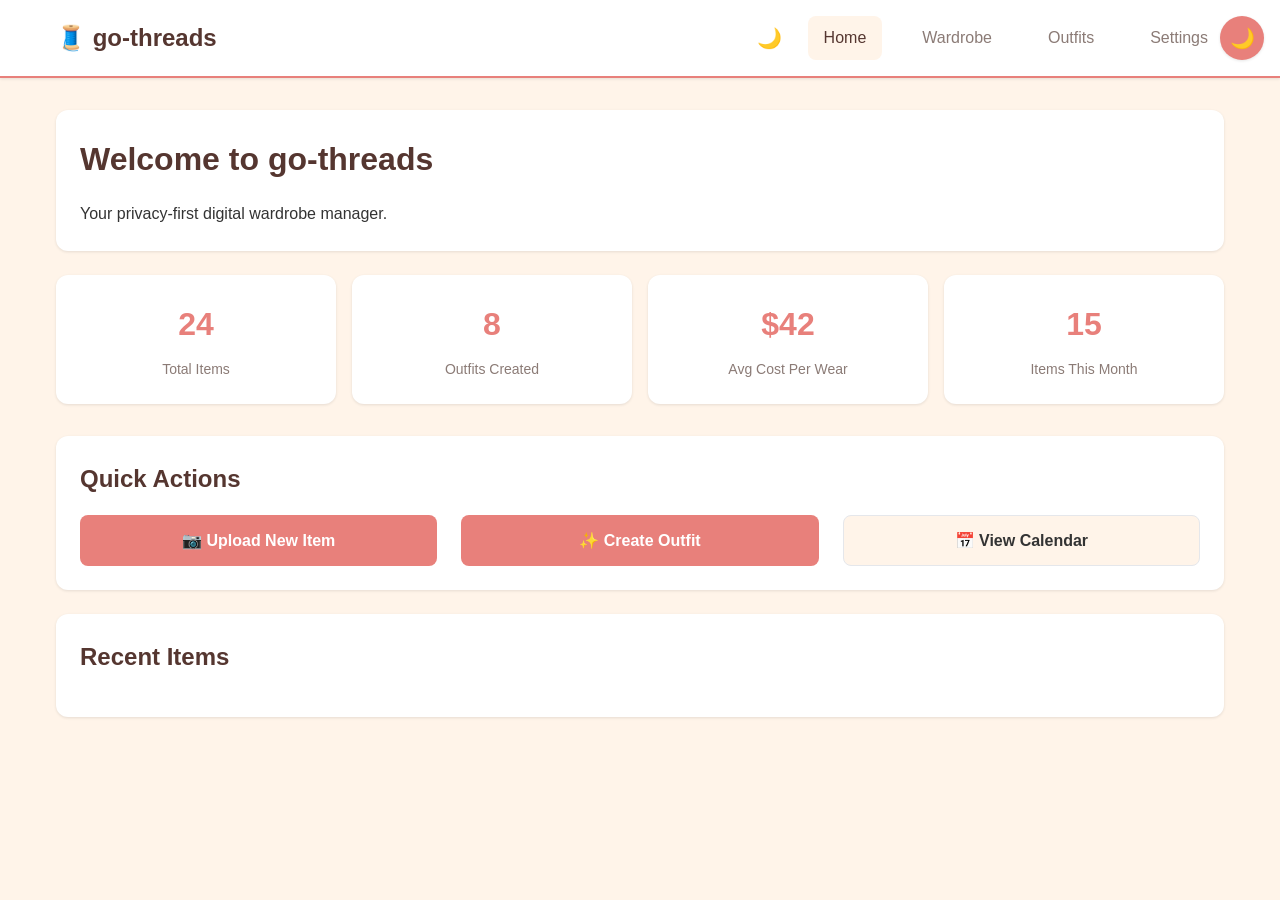
<file: mockups/index.html>
<!DOCTYPE html>
<html lang="en">
<head>
  <meta charset="UTF-8">
  <meta name="viewport" content="width=device-width, initial-scale=1.0">
  <title>go-threads - Home</title>
  <meta name="description" content="Privacy-first digital wardrobe manager with local AI processing">
  <meta name="theme-color" content="#E8807B">
  <link rel="stylesheet" href="css/style.css">
  <link rel="manifest" href="manifest.json">
</head>
<body class="page-home">
  <header>
    <div class="container header-content">
      <a href="index.html" class="logo">🧵 go-threads</a>
      <div class="header-controls">
        <div id="offline-status" style="display: none;"></div>
        <button id="theme-toggle" class="btn-icon" title="Toggle theme">🌙</button>
        <button id="install-pwa-btn" class="btn btn-secondary" style="display: none;">Install App</button>
      </div>
      <nav>
        <a href="index.html" class="active">Home</a>
        <a href="wardrobe.html">Wardrobe</a>
        <a href="outfits.html">Outfits</a>
        <a href="settings.html">Settings</a>
      </nav>
    </div>
  </header>

  <main>
    <div class="container">
      <div class="card">
        <h1>Welcome to go-threads</h1>
        <p>Your privacy-first digital wardrobe manager.</p>
      </div>

      <div class="stats-grid">
        <div class="stat-card">
          <div class="stat-value">24</div>
          <div class="stat-label">Total Items</div>
        </div>
        <div class="stat-card">
          <div class="stat-value">8</div>
          <div class="stat-label">Outfits Created</div>
        </div>
        <div class="stat-card">
          <div class="stat-value">$42</div>
          <div class="stat-label">Avg Cost Per Wear</div>
        </div>
        <div class="stat-card">
          <div class="stat-value">15</div>
          <div class="stat-label">Items This Month</div>
        </div>
      </div>

      <div class="card">
        <h2>Quick Actions</h2>
        <div class="grid grid-3">
          <a href="wardrobe.html" class="btn btn-primary">📷 Upload New Item</a>
          <a href="outfit-builder.html" class="btn btn-primary">✨ Create Outfit</a>
          <a href="calendar.html" class="btn btn-secondary">📅 View Calendar</a>
        </div>
      </div>

      <div class="card">
        <h2>Recent Items</h2>
        <div class="grid grid-4" id="recent-items">
          <!-- Populated by JavaScript -->
        </div>
      </div>
    </div>
  </main>

  <!-- Mobile Navigation -->
  <div class="mobile-nav">
    <a href="index.html" class="mobile-nav-item active">
      <span class="nav-icon">🏠</span>
      <span>Home</span>
    </a>
    <a href="wardrobe.html" class="mobile-nav-item">
      <span class="nav-icon">👔</span>
      <span>Wardrobe</span>
    </a>
    <a href="outfits.html" class="mobile-nav-item">
      <span class="nav-icon">✨</span>
      <span>Outfits</span>
    </a>
    <a href="settings.html" class="mobile-nav-item">
      <span class="nav-icon">⚙️</span>
      <span>Settings</span>
    </a>
  </div>

  <!-- Global floating upload button -->
  <button class="floating-upload-btn" onclick="window.location.href='wardrobe.html'" title="Upload new item">
    <span>+</span>
  </button>

  <!-- Theme toggle button -->
  <button class="theme-toggle" onclick="toggleTheme()" title="Toggle theme">
    <span>🌙</span>
  </button>

  <script src="js/app.js"></script>
  <script>
    // Render recent items on home page
    renderItemGrid(uploadedItems.slice(0, 4), 'recent-items');
    
    // Theme toggle functionality
    function toggleTheme() {
      const currentTheme = document.documentElement.getAttribute('data-theme');
      const newTheme = currentTheme === 'dark' ? 'light' : 'dark';
      document.documentElement.setAttribute('data-theme', newTheme);
      localStorage.setItem('theme', newTheme);
      
      // Update button icon
      const btn = document.querySelector('.theme-toggle span');
      btn.textContent = newTheme === 'dark' ? '☀️' : '🌙';
    }
    
    // Load saved theme
    const savedTheme = localStorage.getItem('theme') || 'light';
    document.documentElement.setAttribute('data-theme', savedTheme);
    const btn = document.querySelector('.theme-toggle span');
    btn.textContent = savedTheme === 'dark' ? '☀️' : '🌙';
  </script>
</body>
</html>
</file>
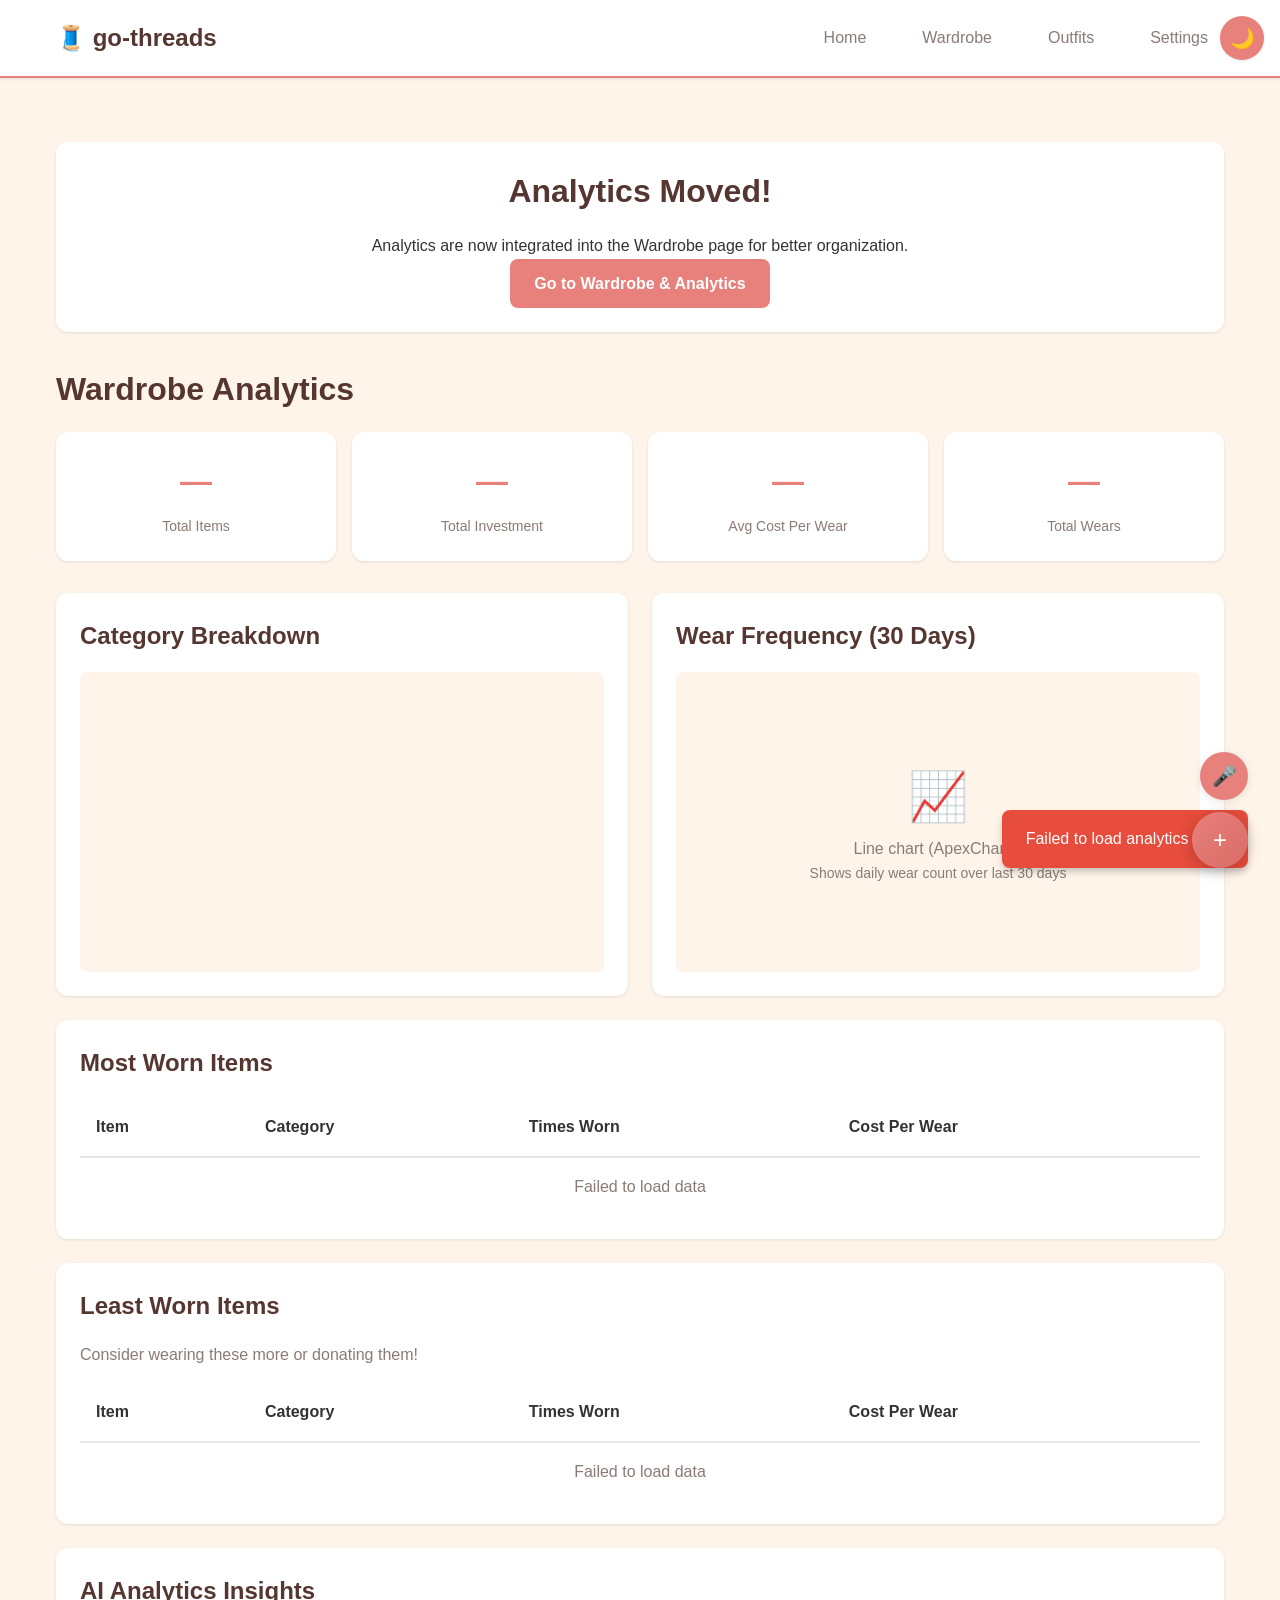
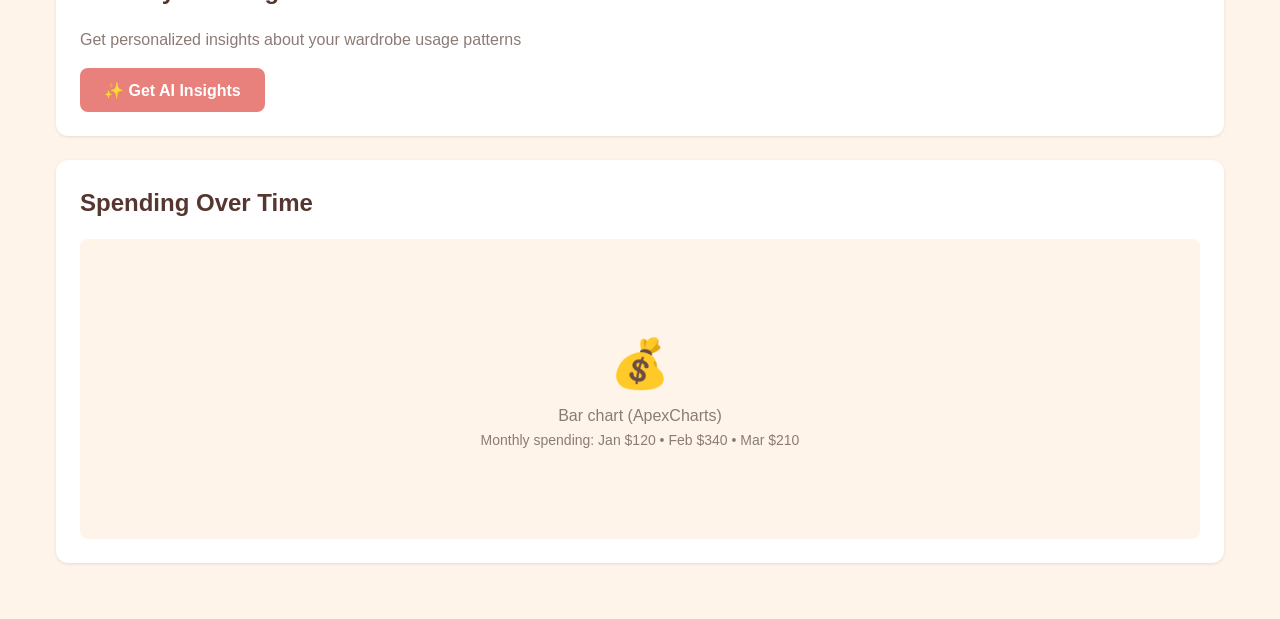
<file: mockups/analytics.html>
<!DOCTYPE html>
<html lang="en">
<head>
  <meta charset="UTF-8">
  <meta name="viewport" content="width=device-width, initial-scale=1.0">
  <title>Analytics - go-threads</title>
  <meta name="description" content="View wardrobe analytics and insights">
  <meta name="theme-color" content="#E8807B">
  <link rel="stylesheet" href="css/style.css">
  <link rel="manifest" href="manifest.json">
</head>
<body>
  <header>
    <div class="container header-content">
      <a href="index.html" class="logo">🧵 go-threads</a>
      <nav>
        <a href="index.html">Home</a>
        <a href="wardrobe.html">Wardrobe</a>
        <a href="outfits.html">Outfits</a>
        <a href="settings.html">Settings</a>
      </nav>
    </div>
  </header>

  <main>
    <div class="container">
      <div class="card" style="text-align: center; margin: 2rem 0;">
        <h1>Analytics Moved!</h1>
        <p>Analytics are now integrated into the Wardrobe page for better organization.</p>
        <a href="wardrobe.html" class="btn btn-primary">Go to Wardrobe & Analytics</a>
      </div>
      
      <h1>Wardrobe Analytics</h1>

      <!-- Stats Overview -->
      <div class="stats-grid">
        <div class="stat-card">
          <div class="stat-value" id="stat-total-items">24</div>
          <div class="stat-label">Total Items</div>
        </div>
        <div class="stat-card">
          <div class="stat-value" id="stat-total-investment">$1,847</div>
          <div class="stat-label">Total Investment</div>
        </div>
        <div class="stat-card">
          <div class="stat-value" id="stat-avg-cpw">$42.15</div>
          <div class="stat-label">Avg Cost Per Wear</div>
        </div>
        <div class="stat-card">
          <div class="stat-value" id="stat-total-wears">89</div>
          <div class="stat-label">Total Wears</div>
        </div>
      </div>

      <!-- Charts -->
      <div class="grid grid-2">
        <div class="card">
          <h2>Category Breakdown</h2>
          <div id="category-breakdown" style="min-height: 300px; display: flex; align-items: center; justify-content: center; background: var(--warm-bg); border-radius: 0.5rem; margin-top: 1rem; padding: 2rem;">
            <div style="text-align: center;">
              <div style="font-size: 3rem;">📊</div>
              <p style="color: var(--text-neutral);">Loading...</p>
            </div>
          </div>
        </div>

        <div class="card">
          <h2>Wear Frequency (30 Days)</h2>
          <div style="min-height: 300px; display: flex; align-items: center; justify-content: center; background: var(--warm-bg); border-radius: 0.5rem; margin-top: 1rem;">
            <div style="text-align: center;">
              <div style="font-size: 3rem;">📈</div>
              <p style="color: var(--text-neutral);">Line chart (ApexCharts)</p>
              <p style="font-size: 0.875rem; color: var(--text-neutral);">
                Shows daily wear count over last 30 days
              </p>
            </div>
          </div>
        </div>
      </div>

      <!-- Top Items -->
      <div class="card">
        <h2>Most Worn Items</h2>
        <table style="width: 100%; border-collapse: collapse; margin-top: 1rem;">
          <thead>
            <tr style="border-bottom: 2px solid var(--border); text-align: left;">
              <th style="padding: 1rem;">Item</th>
              <th style="padding: 1rem;">Category</th>
              <th style="padding: 1rem;">Times Worn</th>
              <th style="padding: 1rem;">Cost Per Wear</th>
            </tr>
          </thead>
          <tbody id="most-worn-tbody">
            <tr><td colspan="4" style="padding: 1rem; text-align: center; color: var(--text-neutral);">Loading...</td></tr>
          </tbody>
        </table>
      </div>

      <!-- Least Worn -->
      <div class="card">
        <h2>Least Worn Items</h2>
        <p style="color: var(--text-neutral); margin-bottom: 1rem;">Consider wearing these more or donating them!</p>
        <table style="width: 100%; border-collapse: collapse;">
          <thead>
            <tr style="border-bottom: 2px solid var(--border); text-align: left;">
              <th style="padding: 1rem;">Item</th>
              <th style="padding: 1rem;">Category</th>
              <th style="padding: 1rem;">Times Worn</th>
              <th style="padding: 1rem;">Cost Per Wear</th>
            </tr>
          </thead>
          <tbody id="least-worn-tbody">
            <tr><td colspan="4" style="padding: 1rem; text-align: center; color: var(--text-neutral);">Loading...</td></tr>
          </tbody>
        </table>
      </div>

      <!-- AI Insights -->
      <div class="card">
        <h2>AI Analytics Insights</h2>
        <p style="color: var(--text-neutral); margin-bottom: 1rem;">Get personalized insights about your wardrobe usage patterns</p>
        <button class="btn btn-primary" id="ai-analytics-btn">✨ Get AI Insights</button>
        <div id="ai-insights-container" style="display: none; margin-top: 1rem;"></div>
      </div>

      <!-- Spending Over Time -->
      <div class="card">
        <h2>Spending Over Time</h2>
        <div style="min-height: 300px; display: flex; align-items: center; justify-content: center; background: var(--warm-bg); border-radius: 0.5rem; margin-top: 1rem;">
          <div style="text-align: center;">
            <div style="font-size: 3rem;">💰</div>
            <p style="color: var(--text-neutral);">Bar chart (ApexCharts)</p>
            <p style="font-size: 0.875rem; color: var(--text-neutral);">
              Monthly spending: Jan $120 • Feb $340 • Mar $210
            </p>
          </div>
        </div>
      </div>
    </div>
  </main>

  <!-- Mobile Navigation -->
  <div class="mobile-nav">
    <a href="index.html" class="mobile-nav-item">
      <span class="nav-icon">🏠</span>
      <span>Home</span>
    </a>
    <a href="wardrobe.html" class="mobile-nav-item">
      <span class="nav-icon">👔</span>
      <span>Wardrobe</span>
    </a>
    <a href="outfits.html" class="mobile-nav-item">
      <span class="nav-icon">✨</span>
      <span>Outfits</span>
    </a>
    <a href="settings.html" class="mobile-nav-item">
      <span class="nav-icon">⚙️</span>
      <span>Settings</span>
    </a>
  </div>

  <!-- Global floating upload button -->
  <button class="floating-upload-btn" onclick="window.location.href='wardrobe.html'" title="Upload new item">
    <span>+</span>
  </button>

  <!-- Theme toggle button -->
  <button class="theme-toggle" onclick="toggleTheme()" title="Toggle theme">
    <span>🌙</span>
  </button>

  <!-- Floating Voice Button -->
  <button class="voice-input-btn floating-voice-btn" onclick="startVoiceInput()" title="Voice commands">🎤</button>

  <script src="js/app.js"></script>
  <script>
    // Redirect to wardrobe page after showing message briefly
    setTimeout(() => {
      if (window.location.pathname.includes('analytics.html')) {
        window.location.href = 'wardrobe.html';
      }
    }, 3000);
    
    // Initialize analytics when page loads (for backward compatibility)
    document.addEventListener('DOMContentLoaded', async () => {
      checkAIStatus();
      await initAnalytics();
    });
    
    // Theme toggle functionality
    function toggleTheme() {
      const currentTheme = document.documentElement.getAttribute('data-theme');
      const newTheme = currentTheme === 'dark' ? 'light' : 'dark';
      document.documentElement.setAttribute('data-theme', newTheme);
      localStorage.setItem('theme', newTheme);
      
      // Update button icon
      const btn = document.querySelector('.theme-toggle span');
      btn.textContent = newTheme === 'dark' ? '☀️' : '🌙';
    }
    
    // Load saved theme
    const savedTheme = localStorage.getItem('theme') || 'light';
    document.documentElement.setAttribute('data-theme', savedTheme);
    const btn = document.querySelector('.theme-toggle span');
    btn.textContent = savedTheme === 'dark' ? '☀️' : '🌙';
  </script>
</body>
</html>
</file>
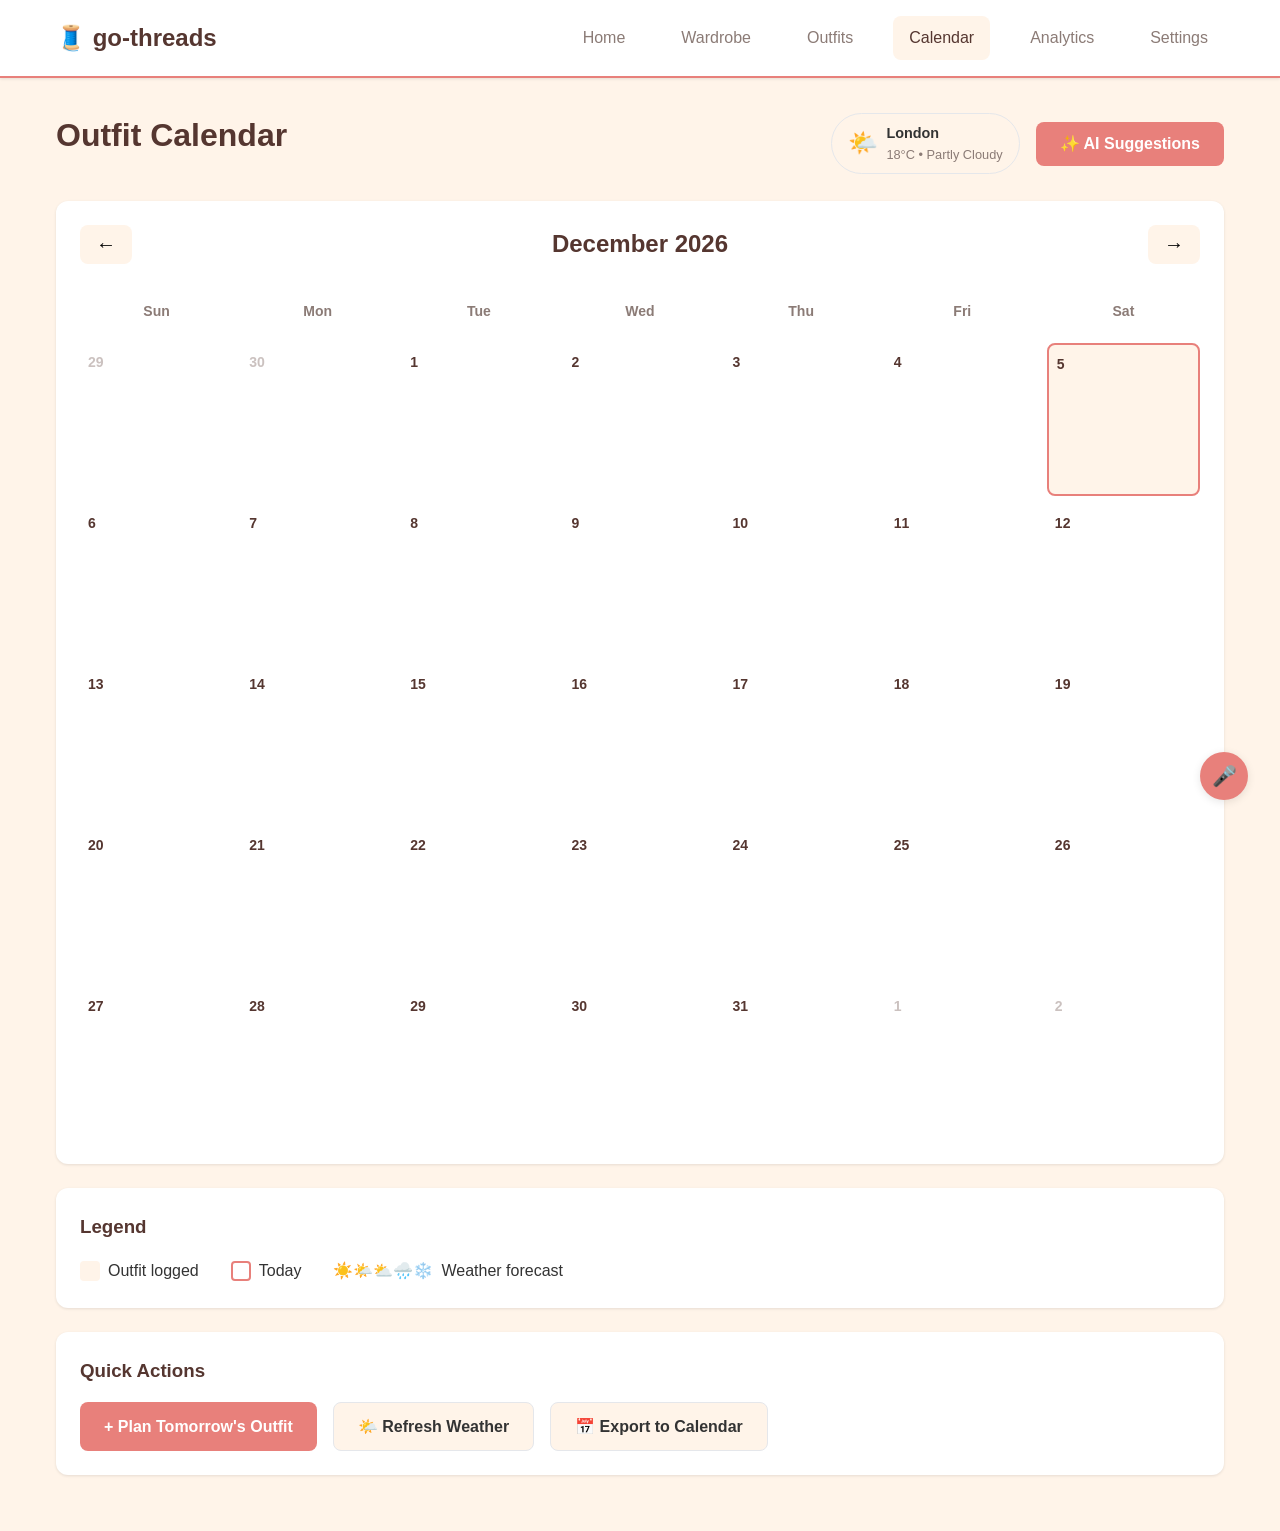
<file: mockups/calendar.html>
<!DOCTYPE html>
<html lang="en">
<head>
  <meta charset="UTF-8">
  <meta name="viewport" content="width=device-width, initial-scale=1.0">
  <title>Outfit Calendar - go-threads</title>
  <link rel="stylesheet" href="css/style.css">
  <style>
    .month-nav {
      display: flex;
      align-items: center;
      justify-content: space-between;
      margin-bottom: 1.5rem;
    }
    .month-nav h2 {
      margin: 0;
    }
    .month-nav button {
      background: var(--warm-bg);
      border: none;
      padding: 0.5rem 1rem;
      border-radius: 0.5rem;
      cursor: pointer;
      font-size: 1.25rem;
    }
    .month-nav button:hover {
      background: var(--primary);
      color: white;
    }
    .calendar-grid {
      display: grid;
      grid-template-columns: repeat(7, 1fr);
      gap: 0.5rem;
    }
    .calendar-header {
      text-align: center;
      font-weight: 600;
      padding: 0.75rem;
      color: var(--text-neutral);
      font-size: 0.875rem;
    }
    .calendar-day {
      aspect-ratio: 1;
      background: white;
      border-radius: 0.5rem;
      padding: 0.5rem;
      cursor: pointer;
      transition: all 0.2s;
      position: relative;
      min-height: 100px;
      display: flex;
      flex-direction: column;
    }
    .calendar-day:hover {
      box-shadow: 0 2px 8px rgba(0, 0, 0, 0.1);
      transform: translateY(-2px);
    }
    .calendar-day.today {
      border: 2px solid var(--primary);
      background: var(--warm-bg);
    }
    .calendar-day.has-outfit {
      background: var(--warm-bg);
    }
    .calendar-day.other-month {
      opacity: 0.3;
    }
    .day-number {
      font-weight: 600;
      font-size: 0.875rem;
      color: var(--text-primary);
    }
    .day-outfit {
      margin-top: 0.5rem;
      display: flex;
      gap: 0.25rem;
      flex-wrap: wrap;
      flex: 1;
      align-items: flex-start;
    }
    .day-outfit-thumb {
      width: 32px;
      height: 32px;
      border-radius: 0.25rem;
      object-fit: cover;
      border: 1px solid #eee;
    }
    .day-event {
      font-size: 0.7rem;
      color: var(--text-neutral);
      margin-top: 0.25rem;
      overflow: hidden;
      text-overflow: ellipsis;
      white-space: nowrap;
    }
    .weather-badge {
      position: absolute;
      top: 0.5rem;
      right: 0.5rem;
      font-size: 1rem;
    }
  </style>
</head>
<body>
  <header>
    <div class="container header-content">
      <a href="index.html" class="logo">🧵 go-threads</a>
      <nav>
        <a href="index.html">Home</a>
        <a href="wardrobe.html">Wardrobe</a>
        <a href="outfits.html">Outfits</a>
        <a href="calendar.html" class="active">Calendar</a>
        <a href="analytics.html">Analytics</a>
        <a href="settings.html">Settings</a>
      </nav>
    </div>
  </header>

  <main>
    <div class="container">
      <div class="toolbar" style="display: flex; justify-content: space-between; align-items: center; margin-bottom: 1.5rem;">
        <h1>Outfit Calendar</h1>
        <div class="toolbar-actions" style="display: flex; gap: 1rem; align-items: center;">
           <div id="weather-widget" style="display: flex; align-items: center; gap: 0.5rem; background: var(--bg-card); padding: 0.5rem 1rem; border-radius: 2rem; border: 1px solid var(--border);">
              <span style="font-size: 1.5rem;">🌤️</span>
              <div>
                <div style="font-weight: 600; font-size: 0.9rem;" data-weather-location>London</div>
                <div style="font-size: 0.8rem; color: var(--text-neutral);" data-weather-temp>18°C • Partly Cloudy</div>
              </div>
           </div>
          <button id="ai-calendar-suggest-btn" class="btn btn-primary">✨ AI Suggestions</button>
        </div>
      </div>

      <div class="card">
        <div class="month-nav">
          <button onclick="changeMonth(-1)">←</button>
          <h2 id="current-month">February 2026</h2>
          <button onclick="changeMonth(1)">→</button>
        </div>

        <div class="calendar-grid" id="calendar-grid">
          <div class="calendar-header">Sun</div>
          <div class="calendar-header">Mon</div>
          <div class="calendar-header">Tue</div>
          <div class="calendar-header">Wed</div>
          <div class="calendar-header">Thu</div>
          <div class="calendar-header">Fri</div>
          <div class="calendar-header">Sat</div>
          <!-- Day cells will be added here by JavaScript -->
        </div>
      </div>

      <!-- Legend -->
      <div class="card">
        <h3>Legend</h3>
        <div style="display: flex; gap: 2rem; flex-wrap: wrap;">
          <div style="display: flex; align-items: center; gap: 0.5rem;">
            <div style="width: 20px; height: 20px; background: var(--warm-bg); border-radius: 0.25rem;"></div>
            <span>Outfit logged</span>
          </div>
          <div style="display: flex; align-items: center; gap: 0.5rem;">
            <div style="width: 20px; height: 20px; border: 2px solid var(--primary); border-radius: 0.25rem;"></div>
            <span>Today</span>
          </div>
          <div style="display: flex; align-items: center; gap: 0.5rem;">
            <span>☀️🌤️⛅🌧️❄️</span>
            <span>Weather forecast</span>
          </div>
        </div>
      </div>

      <!-- Quick Actions -->
      <div class="card">
        <h3>Quick Actions</h3>
        <div style="display: flex; gap: 1rem; flex-wrap: wrap;">
          <a href="outfit-builder.html" class="btn btn-primary">+ Plan Tomorrow's Outfit</a>
          <button class="btn btn-secondary" onclick="updateWeatherWidget('weather-widget'); showToast('Weather refreshed!')">🌤️ Refresh Weather</button>
          <button class="btn btn-secondary" onclick="showToast('Calendar exported!')">📅 Export to Calendar</button>
        </div>
      </div>
    </div>
  </main>

  <div id="toast" class="toast"></div>

  <!-- Floating Voice Button -->
  <button class="voice-input-btn floating-voice-btn" onclick="startVoiceInput()" title="Voice commands">🎤</button>

  <script src="js/app.js"></script>
  <script>
    // Initialize calendar when page loads
    document.addEventListener('DOMContentLoaded', () => {
      checkAIStatus();
      updateWeatherWidget('weather-widget');
      initCalendar();
    });
  </script>
</body>
</html>
</file>
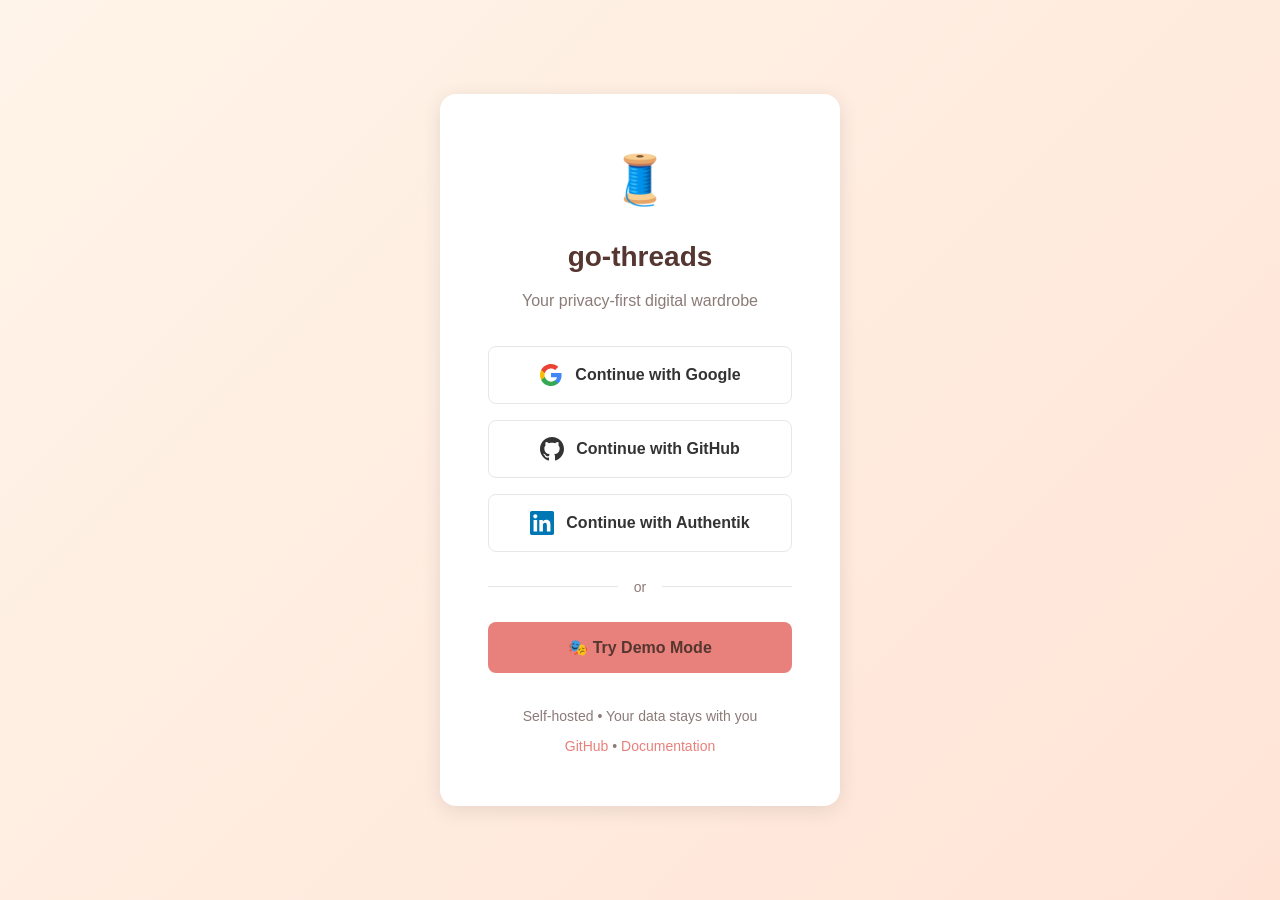
<file: mockups/login.html>
<!DOCTYPE html>
<html lang="en">
<head>
  <meta charset="UTF-8">
  <meta name="viewport" content="width=device-width, initial-scale=1.0">
  <title>Login - go-threads</title>
  <link rel="stylesheet" href="css/style.css">
  <style>
    .login-page {
      min-height: 100vh;
      display: flex;
      align-items: center;
      justify-content: center;
      background: linear-gradient(135deg, var(--warm-bg) 0%, #ffe4d6 100%);
    }
    .login-card {
      background: white;
      border-radius: 1rem;
      padding: 3rem;
      box-shadow: 0 4px 20px rgba(0, 0, 0, 0.1);
      max-width: 400px;
      width: 100%;
      text-align: center;
    }
    .login-logo {
      font-size: 3rem;
      margin-bottom: 1rem;
    }
    .login-title {
      font-size: 1.75rem;
      color: var(--text-primary);
      margin-bottom: 0.5rem;
    }
    .login-subtitle {
      color: var(--text-neutral);
      margin-bottom: 2rem;
    }
    .oauth-btn {
      display: flex;
      align-items: center;
      justify-content: center;
      gap: 0.75rem;
      width: 100%;
      padding: 1rem;
      border: 1px solid var(--border);
      border-radius: 0.5rem;
      background: white;
      cursor: pointer;
      font-size: 1rem;
      font-weight: 600;
      color: var(--text-base);
      transition: all 0.2s;
      margin-bottom: 1rem;
    }
    .oauth-btn:hover {
      background: var(--warm-bg);
      border-color: var(--primary);
    }
    .oauth-btn svg {
      width: 24px;
      height: 24px;
    }
    .login-divider {
      display: flex;
      align-items: center;
      margin: 1.5rem 0;
      color: var(--text-neutral);
      font-size: 0.875rem;
    }
    .login-divider::before,
    .login-divider::after {
      content: '';
      flex: 1;
      height: 1px;
      background: var(--border);
    }
    .login-divider span {
      padding: 0 1rem;
    }
    .demo-btn {
      background: var(--primary);
      color: var(--text-primary);
      border: none;
    }
    .demo-btn:hover {
      background: var(--primary-hover);
    }
    .login-footer {
      margin-top: 2rem;
      font-size: 0.875rem;
      color: var(--text-neutral);
    }
    .login-footer a {
      color: var(--primary);
      text-decoration: none;
    }
  </style>
</head>
<body>
  <div class="login-page">
    <div class="login-card">
      <div class="login-logo">🧵</div>
      <h1 class="login-title">go-threads</h1>
      <p class="login-subtitle">Your privacy-first digital wardrobe</p>

      <button class="oauth-btn" onclick="window.location.href='index.html'">
        <svg viewBox="0 0 24 24" fill="currentColor"><path d="M22.56 12.25c0-.78-.07-1.53-.2-2.25H12v4.26h5.92c-.26 1.37-1.04 2.53-2.21 3.31v2.77h3.57c2.08-1.92 3.28-4.74 3.28-8.09z" fill="#4285F4"/><path d="M12 23c2.97 0 5.46-.98 7.28-2.66l-3.57-2.77c-.98.66-2.23 1.06-3.71 1.06-2.86 0-5.29-1.93-6.16-4.53H2.18v2.84C3.99 20.53 7.7 23 12 23z" fill="#34A853"/><path d="M5.84 14.09c-.22-.66-.35-1.36-.35-2.09s.13-1.43.35-2.09V7.07H2.18C1.43 8.55 1 10.22 1 12s.43 3.45 1.18 4.93l2.85-2.22.81-.62z" fill="#FBBC05"/><path d="M12 5.38c1.62 0 3.06.56 4.21 1.64l3.15-3.15C17.45 2.09 14.97 1 12 1 7.7 1 3.99 3.47 2.18 7.07l3.66 2.84c.87-2.6 3.3-4.53 6.16-4.53z" fill="#EA4335"/></svg>
        Continue with Google
      </button>

      <button class="oauth-btn" onclick="window.location.href='index.html'">
        <svg viewBox="0 0 24 24" fill="currentColor"><path d="M12 0c-6.626 0-12 5.373-12 12 0 5.302 3.438 9.8 8.207 11.387.599.111.793-.261.793-.577v-2.234c-3.338.726-4.033-1.416-4.033-1.416-.546-1.387-1.333-1.756-1.333-1.756-1.089-.745.083-.729.083-.729 1.205.084 1.839 1.237 1.839 1.237 1.07 1.834 2.807 1.304 3.492.997.107-.775.418-1.305.762-1.604-2.665-.305-5.467-1.334-5.467-5.931 0-1.311.469-2.381 1.236-3.221-.124-.303-.535-1.524.117-3.176 0 0 1.008-.322 3.301 1.23.957-.266 1.983-.399 3.003-.404 1.02.005 2.047.138 3.006.404 2.291-1.552 3.297-1.23 3.297-1.23.653 1.653.242 2.874.118 3.176.77.84 1.235 1.911 1.235 3.221 0 4.609-2.807 5.624-5.479 5.921.43.372.823 1.102.823 2.222v3.293c0 .319.192.694.801.576 4.765-1.589 8.199-6.086 8.199-11.386 0-6.627-5.373-12-12-12z"/></svg>
        Continue with GitHub
      </button>

      <button class="oauth-btn" onclick="window.location.href='index.html'">
        <svg viewBox="0 0 24 24" fill="#0077B5"><path d="M20.447 20.452h-3.554v-5.569c0-1.328-.027-3.037-1.852-3.037-1.853 0-2.136 1.445-2.136 2.939v5.667H9.351V9h3.414v1.561h.046c.477-.9 1.637-1.85 3.37-1.85 3.601 0 4.267 2.37 4.267 5.455v6.286zM5.337 7.433c-1.144 0-2.063-.926-2.063-2.065 0-1.138.92-2.063 2.063-2.063 1.14 0 2.064.925 2.064 2.063 0 1.139-.925 2.065-2.064 2.065zm1.782 13.019H3.555V9h3.564v11.452zM22.225 0H1.771C.792 0 0 .774 0 1.729v20.542C0 23.227.792 24 1.771 24h20.451C23.2 24 24 23.227 24 22.271V1.729C24 .774 23.2 0 22.222 0h.003z"/></svg>
        Continue with Authentik
      </button>

      <div class="login-divider"><span>or</span></div>

      <button class="oauth-btn demo-btn" onclick="window.location.href='index.html'">
        🎭 Try Demo Mode
      </button>

      <div class="login-footer">
        <p>Self-hosted • Your data stays with you</p>
        <p style="margin-top: 0.5rem;">
          <a href="https://github.com/yourusername/gothreads">GitHub</a> •
          <a href="#">Documentation</a>
        </p>
      </div>
    </div>
  </div>
</body>
</html>
</file>
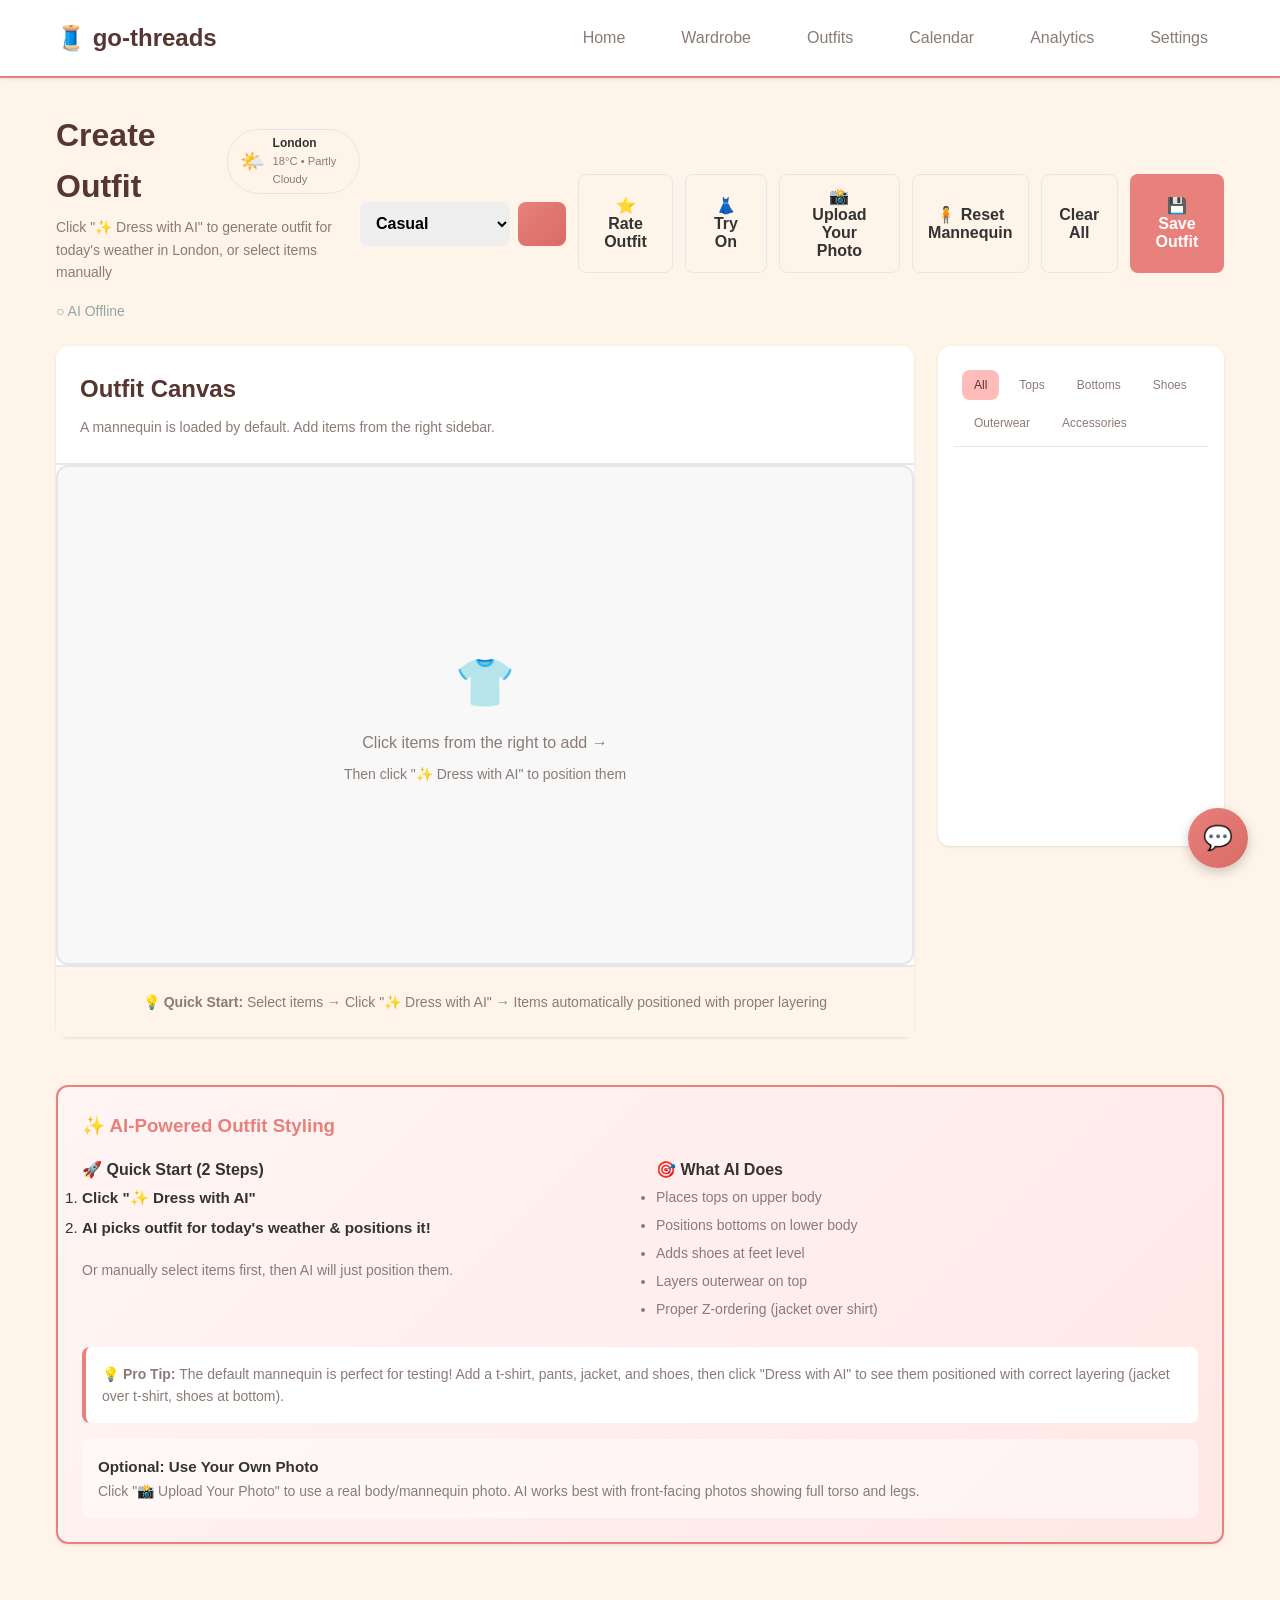
<file: mockups/outfit-builder.html>
<!DOCTYPE html>
<html lang="en">
<head>
  <meta charset="UTF-8">
  <meta name="viewport" content="width=device-width, initial-scale=1.0">
  <title>Outfit Builder - go-threads</title>
  <meta name="description" content="Privacy-first digital wardrobe manager with local AI processing">
  <meta name="theme-color" content="#E8807B">
  <link rel="stylesheet" href="css/style.css">
  <link rel="manifest" href="manifest.json">
</head>
<body>
  <header>
    <div class="container header-content">
      <a href="index.html" class="logo">🧵 go-threads</a>
      <nav>
        <a href="index.html">Home</a>
        <a href="wardrobe.html">Wardrobe</a>
        <a href="outfits.html">Outfits</a>
        <a href="calendar.html">Calendar</a>
        <a href="analytics.html">Analytics</a>
        <a href="settings.html">Settings</a>
      </nav>
    </div>
  </header>

  <main>
    <div class="container">
      <div class="toolbar">
        <div style="display: flex; justify-content: space-between; align-items: center; flex-wrap: wrap; gap: 1rem;">
          <div>
            <div style="display: flex; align-items: center; gap: 1rem;">
              <h1 style="margin: 0;">Create Outfit</h1>
              <div id="weather-widget" style="display: flex; align-items: center; gap: 0.5rem; background: var(--bg-card); padding: 0.25rem 0.75rem; border-radius: 2rem; border: 1px solid var(--border);">
                <span style="font-size: 1.25rem;">🌤️</span>
                <div>
                  <div style="font-weight: 600; font-size: 0.75rem;" data-weather-location>London</div>
                  <div style="font-size: 0.7rem; color: var(--text-neutral);" data-weather-temp>18°C • Partly Cloudy</div>
                </div>
              </div>
            </div>
            <p style="color: var(--text-neutral); font-size: 0.875rem; margin: 0.25rem 0 0 0;">
              Click "✨ Dress with AI" to generate outfit for today's weather in London, or select items manually
            </p>
          </div>
          <div id="ai-status" style="font-size: 0.875rem;">
            <span style="color: #95a5a6;">○ Checking AI...</span>
          </div>
        </div>
        <div class="toolbar-actions" style="margin-top: 1rem;">
          <div style="display: flex; gap: 0.5rem; align-items: center;">
            <select id="occasion-select" class="btn" style="min-width: 150px; padding: 0.75rem;">
              <option value="casual">Casual</option>
              <option value="work">Work/Business</option>
              <option value="formal">Formal Event</option>
              <option value="date">Date Night</option>
              <option value="gym">Gym/Workout</option>
              <option value="beach">Beach/Pool</option>
              <option value="party">Party/Night Out</option>
              <option value="outdoor">Outdoor Activity</option>
              <option value="random">🎲 Surprise Me</option>
            </select>
            <button class="btn btn-primary" id="dress-with-ai" style="background: linear-gradient(135deg, var(--primary) 0%, var(--primary-hover) 100%);"
              ✨ Dress with AI
            </button>
          </div>
          <button class="btn btn-secondary" id="rate-outfit-btn">
            ⭐ Rate Outfit
          </button>
          <button class="btn btn-secondary" id="tryon-btn" onclick="handleTryOn()">
            👗 Try On
          </button>
          <button class="btn btn-secondary" onclick="document.getElementById('body-upload-input').click()">
            📸 Upload Your Photo
          </button>
          <button class="btn btn-secondary" onclick="useDefaultMannequin()">
            🧍 Reset Mannequin
          </button>
          <button class="btn btn-secondary" onclick="clearCanvas()">Clear All</button>
          <button class="btn btn-primary" id="save-outfit">💾 Save Outfit</button>
          <input type="file" id="body-upload-input" accept="image/jpeg,image/png,image/webp" style="display: none;">
        </div>
      </div>

      <!-- Desktop layout -->
      <div class="outfit-canvas-container" style="display: grid; grid-template-columns: 3fr 1fr; gap: 1.5rem;">
        <!-- Mobile swipe wrapper (hidden on desktop) -->
        <div class="canvas-swipe-wrapper" style="display: none;">
          <div class="canvas-swipe-item canvas-view">
            <div class="card" style="padding: 0;">
              <div style="padding: 1.5rem; border-bottom: 2px solid var(--border);">
                <h2 style="margin: 0;">Outfit Canvas</h2>
                <p style="color: var(--text-neutral); font-size: 0.875rem; margin-top: 0.5rem;">
                  Swipe right to access items
                </p>
              </div>
              <div class="outfit-canvas" id="outfit-canvas-mobile" style="background-color: #f8f8f8; height: 60vh;">
                <div id="canvas-placeholder-mobile" style="position: absolute; top: 50%; left: 50%; transform: translate(-50%, -50%); text-align: center; color: var(--text-neutral); pointer-events: none;">
                  <div style="font-size: 3rem; margin-bottom: 0.5rem;">👕</div>
                  <p style="margin: 0;">Swipe right for items →</p>
                </div>
              </div>
            </div>
          </div>
          
          <div class="canvas-swipe-item items-view">
            <div class="item-picker" id="item-picker-mobile" style="height: 60vh;">
              <!-- Populated by JavaScript -->
            </div>
          </div>
        </div>

        <!-- Desktop layout -->
        <div class="canvas-view">
          <div class="card" style="padding: 0;">
            <div style="padding: 1.5rem; border-bottom: 2px solid var(--border);">
              <h2 style="margin: 0;">Outfit Canvas</h2>
              <p style="color: var(--text-neutral); font-size: 0.875rem; margin-top: 0.5rem;">
                A mannequin is loaded by default. Add items from the right sidebar.
              </p>
            </div>
            <div class="outfit-canvas" id="outfit-canvas" style="background-color: #f8f8f8;">
              <!-- Items dragged here will be positioned absolutely -->
              <div id="canvas-placeholder" style="position: absolute; top: 50%; left: 50%; transform: translate(-50%, -50%); text-align: center; color: var(--text-neutral); pointer-events: none;">
                <div style="font-size: 3rem; margin-bottom: 0.5rem;">👕</div>
                <p style="margin: 0;">Click items from the right to add →</p>
                <p style="margin: 0.5rem 0 0 0; font-size: 0.875rem;">Then click "✨ Dress with AI" to position them</p>
              </div>
            </div>
            <div style="padding: 1.5rem; border-top: 2px solid var(--border); background: var(--warm-bg);">
              <p style="color: var(--text-neutral); font-size: 0.875rem; text-align: center; margin: 0;">
                💡 <strong>Quick Start:</strong> Select items → Click "✨ Dress with AI" → Items automatically positioned with proper layering
              </p>
            </div>
          </div>
        </div>

        <div class="items-view">
          <div class="item-picker" id="item-picker">
            <!-- Populated by JavaScript -->
          </div>
        </div>
      </div>

      <div class="card" style="margin-top: 1.5rem; background: linear-gradient(135deg, #FFF5F4 0%, #FFE8E6 100%); border: 2px solid var(--primary);">
        <h3 style="color: var(--primary); margin-top: 0;">✨ AI-Powered Outfit Styling</h3>

        <div style="display: grid; grid-template-columns: 1fr 1fr; gap: 2rem; margin-bottom: 1.5rem;">
          <div>
            <h4 style="margin-top: 0;">🚀 Quick Start (2 Steps)</h4>
            <ol style="line-height: 2; font-size: 0.95rem;">
              <li><strong>Click "✨ Dress with AI"</strong></li>
              <li><strong>AI picks outfit for today's weather & positions it!</strong></li>
            </ol>
            <p style="font-size: 0.875rem; color: var(--text-neutral); margin-top: 1rem;">
              Or manually select items first, then AI will just position them.
            </p>
          </div>

          <div>
            <h4 style="margin-top: 0;">🎯 What AI Does</h4>
            <ul style="line-height: 2; font-size: 0.875rem; color: var(--text-neutral);">
              <li>Places tops on upper body</li>
              <li>Positions bottoms on lower body</li>
              <li>Adds shoes at feet level</li>
              <li>Layers outerwear on top</li>
              <li>Proper Z-ordering (jacket over shirt)</li>
            </ul>
          </div>
        </div>

        <div style="padding: 1rem; background: white; border-radius: 0.5rem; border-left: 4px solid var(--primary);">
          <p style="margin: 0; font-size: 0.875rem; color: var(--text-neutral);">
            <strong>💡 Pro Tip:</strong> The default mannequin is perfect for testing! Add a t-shirt, pants, jacket, and shoes, then click "Dress with AI" to see them positioned with correct layering (jacket over t-shirt, shoes at bottom).
          </p>
        </div>

        <div style="margin-top: 1rem; padding: 1rem; background: rgba(255, 255, 255, 0.5); border-radius: 0.5rem;">
          <h4 style="margin-top: 0; font-size: 0.95rem;">Optional: Use Your Own Photo</h4>
          <p style="font-size: 0.875rem; color: var(--text-neutral); margin: 0;">
            Click "📸 Upload Your Photo" to use a real body/mannequin photo. AI works best with front-facing photos showing full torso and legs.
          </p>
        </div>
      </div>
    </div>
  </main>

  <div id="toast" class="toast"></div>

  <!-- Chat Widget -->
  <button id="chat-btn" title="Chat with AI">💬</button>
  <div id="chat-widget">
    <div id="chat-header">
      <h3 style="margin: 0; font-size: 1rem;">AI Outfit Assistant</h3>
      <button id="chat-close">&times;</button>
    </div>
    <div id="chat-messages">
      <div class="chat-message ai-message">
        Hi! I can help you create outfits. Try saying "Show me a casual look" or "Add a blue shirt"
      </div>
    </div>
    <div id="chat-input-container">
      <button class="voice-input-btn" onclick="startVoiceInput()" title="Voice input">🎤</button>
      <input type="text" id="chat-input" placeholder="Ask me anything... or use voice 🎤">
      <button id="chat-send-btn">Send</button>
    </div>
  </div>

  <script src="js/app.js"></script>
  <script>
    // Initialize chat widget when page loads
    document.addEventListener('DOMContentLoaded', () => {
      checkAIStatus();
      updateWeatherWidget('weather-widget');
      initChat();

      // Auto-trigger AI if coming from outfits page
      const urlParams = new URLSearchParams(window.location.search);
      if (urlParams.get('ai') === 'true') {
        // Small delay to ensure chat is initialized
        setTimeout(() => {
          const chatInput = document.getElementById('chat-input');
          if (chatInput && aiAvailable) {
            chatInput.value = "Suggest a complete outfit for me based on casual occasion and today's weather";
            sendChatMessage();
          }
        }, 500);
      }
    });
  </script>
</body>
</html>
</file>
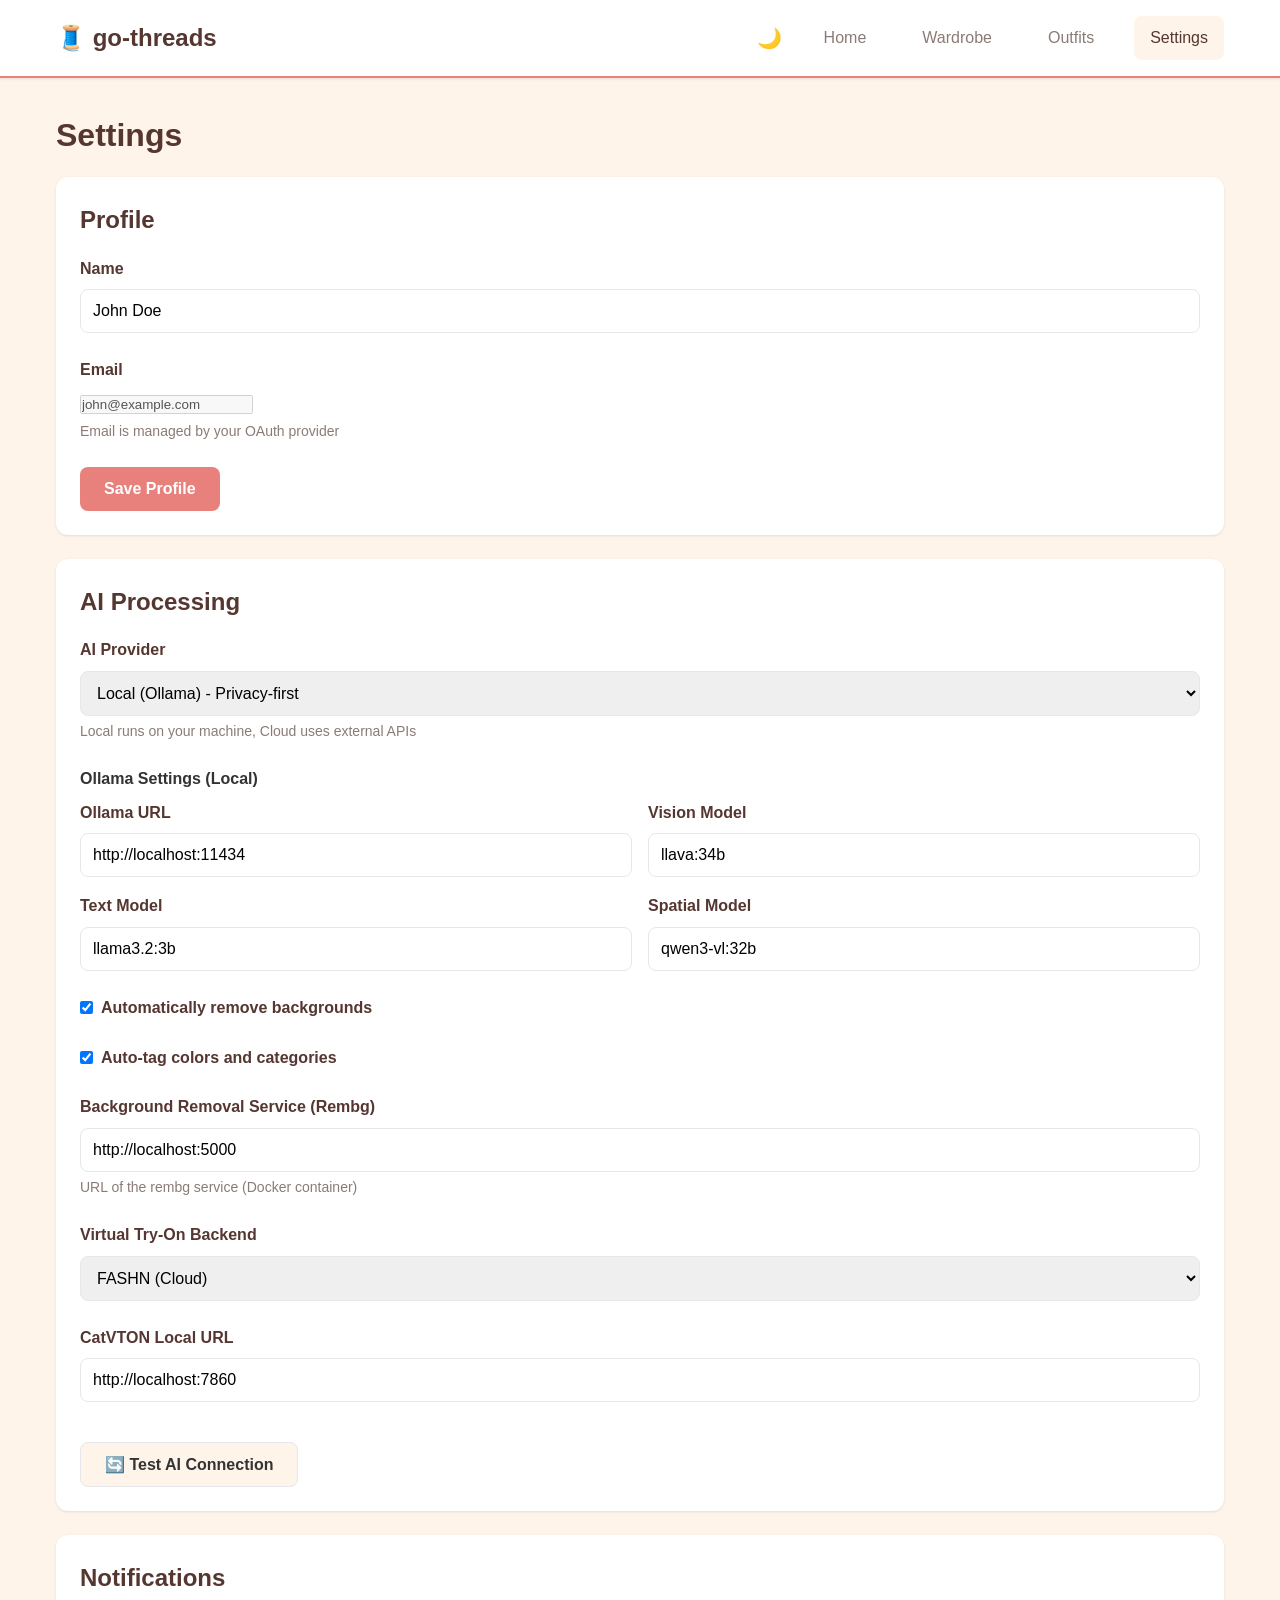
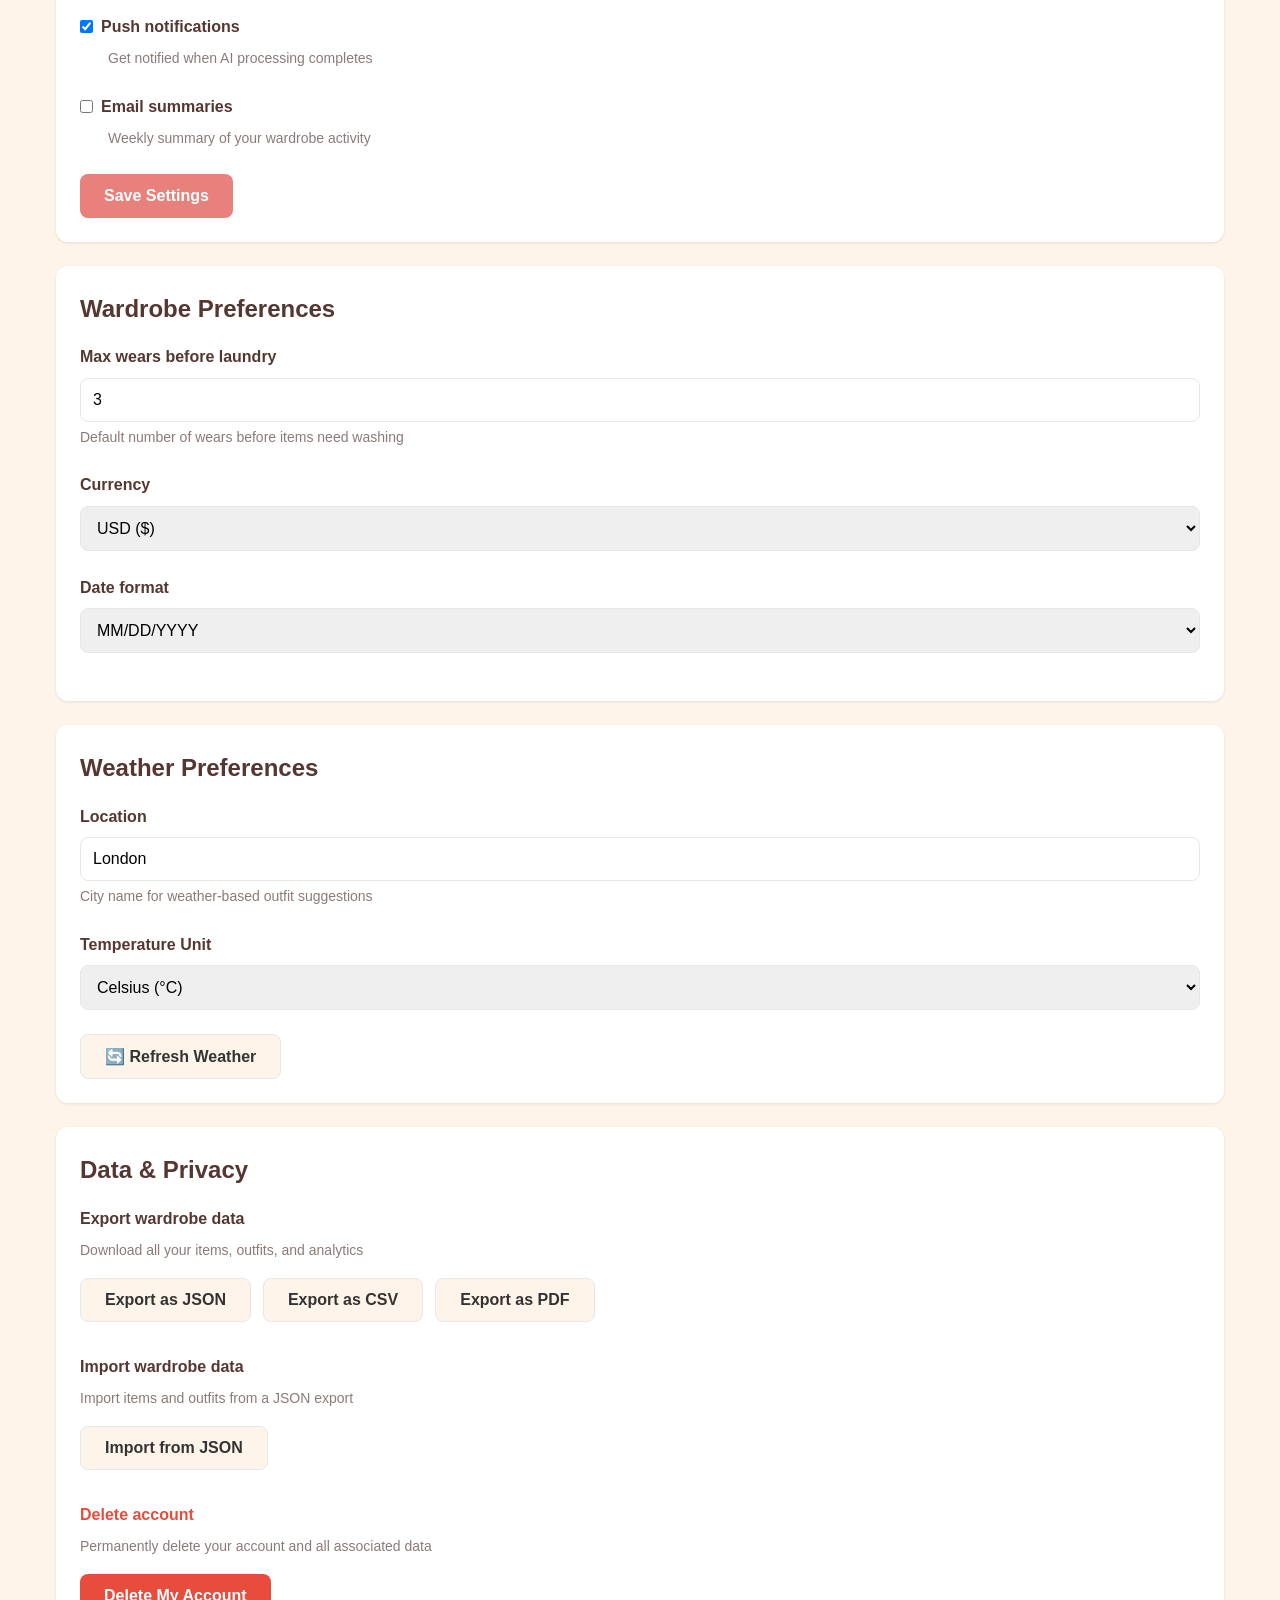
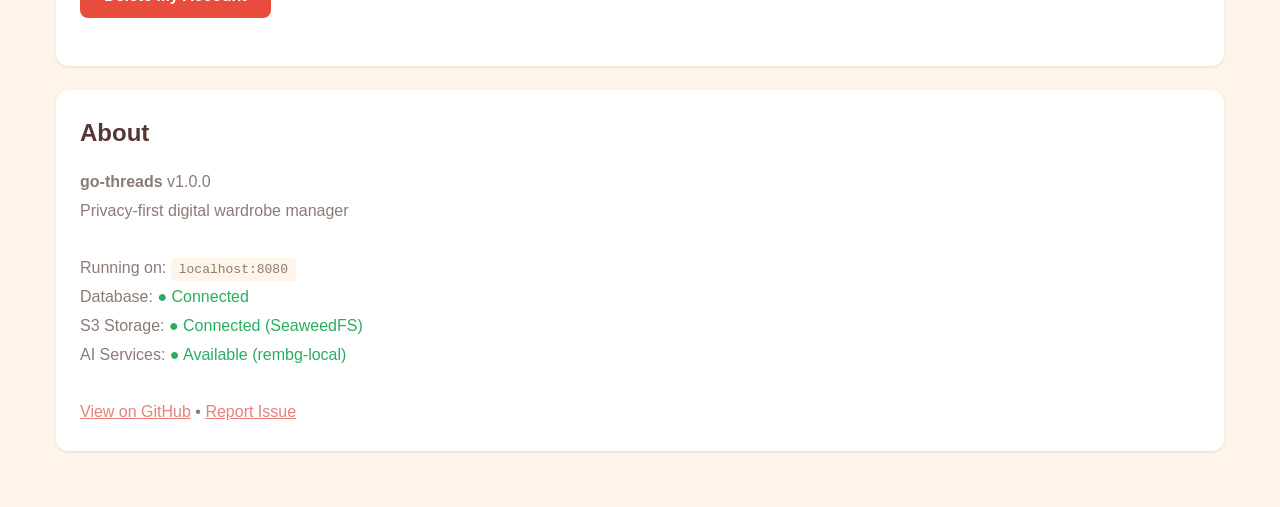
<file: mockups/settings.html>
<!DOCTYPE html>
<html lang="en">
<head>
  <meta charset="UTF-8">
  <meta name="viewport" content="width=device-width, initial-scale=1.0">
  <title>Settings - go-threads</title>
  <meta name="description" content="Privacy-first digital wardrobe manager with local AI processing">
  <meta name="theme-color" content="#E8807B">
  <link rel="stylesheet" href="css/style.css">
  <link rel="manifest" href="manifest.json">
</head>
<body class="page-settings">
  <header>
    <div class="container header-content">
      <a href="index.html" class="logo">🧵 go-threads</a>
      <div class="header-controls">
        <div id="offline-status" style="display: none;"></div>
        <button id="theme-toggle" class="btn-icon" title="Toggle theme">🌙</button>
      </div>
      <nav>
        <a href="index.html">Home</a>
        <a href="wardrobe.html">Wardrobe</a>
        <a href="outfits.html">Outfits</a>
        <a href="settings.html" class="active">Settings</a>
      </nav>
    </div>
  </header>

  <main>
    <div class="container">
      <h1>Settings</h1>

      <!-- Profile Settings -->
      <div class="card">
        <h2>Profile</h2>
        <div class="form-group">
          <label>Name</label>
          <input type="text" value="John Doe" placeholder="Your name">
        </div>
        <div class="form-group">
          <label>Email</label>
          <input type="email" value="john@example.com" placeholder="your@email.com" disabled>
          <p style="font-size: 0.875rem; color: var(--text-neutral); margin-top: 0.25rem;">
            Email is managed by your OAuth provider
          </p>
        </div>
        <button class="btn btn-primary">Save Profile</button>
      </div>

      <!-- AI Processing -->
      <div class="card">
        <h2>AI Processing</h2>
        <div class="form-group">
          <label>AI Provider</label>
          <select id="setting-ai-provider">
            <option value="local">Local (Ollama) - Privacy-first</option>
            <option value="cloud">Cloud (OpenAI/Anthropic)</option>
          </select>
          <p style="font-size: 0.875rem; color: var(--text-neutral); margin-top: 0.25rem;">
            Local runs on your machine, Cloud uses external APIs
          </p>
        </div>

        <!-- Local AI Settings -->
        <div id="local-ai-settings" class="form-group">
          <h4 style="margin-top: 1rem; margin-bottom: 0.5rem;">Ollama Settings (Local)</h4>
          <div style="display: grid; grid-template-columns: 1fr 1fr; gap: 1rem;">
            <div>
              <label>Ollama URL</label>
              <input type="text" id="setting-ollama-url" value="http://localhost:11434">
            </div>
            <div>
              <label>Vision Model</label>
              <input type="text" id="setting-vision-model" value="llava:34b" placeholder="llava:34b">
            </div>
            <div>
              <label>Text Model</label>
              <input type="text" id="setting-text-model" value="llama3.2:3b" placeholder="llama3.2:3b">
            </div>
            <div>
              <label>Spatial Model</label>
              <input type="text" id="setting-spatial-model" value="qwen3-vl:32b" placeholder="qwen3-vl:32b">
            </div>
          </div>
        </div>

        <!-- Cloud AI Settings -->
        <div id="cloud-ai-settings" style="display: none;">
          <h4 style="margin-top: 1rem; margin-bottom: 0.5rem;">Cloud API Keys</h4>
          <div class="form-group">
            <label>OpenAI API Key</label>
            <input type="password" id="setting-openai-key" placeholder="sk-...">
          </div>
          <div class="form-group">
            <label>Anthropic API Key</label>
            <input type="password" id="setting-anthropic-key" placeholder="sk-ant-...">
          </div>
        </div>

        <div class="form-group" style="margin-top: 1rem;">
          <label style="display: flex; align-items: center; gap: 0.5rem; cursor: pointer;">
            <input type="checkbox" id="setting-auto-remove-bg" checked>
            <span>Automatically remove backgrounds</span>
          </label>
        </div>
        <div class="form-group">
          <label style="display: flex; align-items: center; gap: 0.5rem; cursor: pointer;">
            <input type="checkbox" id="setting-auto-tag" checked>
            <span>Auto-tag colors and categories</span>
          </label>
        </div>

        <!-- Rembg Settings -->
        <div class="form-group" style="margin-top: 1rem;">
          <label>Background Removal Service (Rembg)</label>
          <input type="text" id="setting-rembg-url" value="http://localhost:5000">
          <p style="font-size: 0.875rem; color: var(--text-neutral); margin-top: 0.25rem;">
            URL of the rembg service (Docker container)
          </p>
        </div>

        <!-- VTON Settings -->
        <div class="form-group" style="margin-top: 1rem;">
          <label>Virtual Try-On Backend</label>
          <select id="setting-vton-backend">
            <option value="fashn">FASHN (Cloud)</option>
            <option value="catvton-local">CatVTON (Local)</option>
            <option value="disabled">Disabled</option>
          </select>
        </div>
        <div class="form-group">
          <label>CatVTON Local URL</label>
          <input type="text" id="setting-catvton-url" value="http://localhost:7860">
        </div>

        <button class="btn btn-secondary" style="margin-top: 1rem;" onclick="testAIConnection()">🔄 Test AI Connection</button>
        <span id="ai-test-status" style="margin-left: 0.5rem;"></span>
      </div>

      <!-- Notifications -->
      <div class="card">
        <h2>Notifications</h2>
        <div class="form-group">
          <label style="display: flex; align-items: center; gap: 0.5rem; cursor: pointer;">
            <input type="checkbox" id="setting-notifications" checked>
            <span>Push notifications</span>
          </label>
          <p style="font-size: 0.875rem; color: var(--text-neutral); margin-top: 0.25rem; margin-left: 1.75rem;">
            Get notified when AI processing completes
          </p>
        </div>
        <div class="form-group">
          <label style="display: flex; align-items: center; gap: 0.5rem; cursor: pointer;">
            <input type="checkbox" id="setting-email-summaries">
            <span>Email summaries</span>
          </label>
          <p style="font-size: 0.875rem; color: var(--text-neutral); margin-top: 0.25rem; margin-left: 1.75rem;">
            Weekly summary of your wardrobe activity
          </p>
        </div>
        <button class="btn btn-primary" id="save-settings-btn">Save Settings</button>
      </div>

      <!-- Wardrobe Preferences -->
      <div class="card">
        <h2>Wardrobe Preferences</h2>
        <div class="form-group">
          <label>Max wears before laundry</label>
          <input type="number" id="setting-max-wears" value="3" min="1" max="10">
          <p style="font-size: 0.875rem; color: var(--text-neutral); margin-top: 0.25rem;">
            Default number of wears before items need washing
          </p>
        </div>
        <div class="form-group">
          <label>Currency</label>
          <select id="setting-currency">
            <option value="USD">USD ($)</option>
            <option value="EUR">EUR (€)</option>
            <option value="GBP">GBP (£)</option>
            <option value="CAD">CAD (C$)</option>
          </select>
        </div>
        <div class="form-group">
          <label>Date format</label>
          <select id="setting-date-format">
            <option value="MM/DD/YYYY">MM/DD/YYYY</option>
            <option value="DD/MM/YYYY">DD/MM/YYYY</option>
            <option value="YYYY-MM-DD">YYYY-MM-DD</option>
          </select>
        </div>
      </div>

      <!-- Weather Preferences -->
      <div class="card">
        <h2>Weather Preferences</h2>
        <div class="form-group">
          <label>Location</label>
          <input type="text" id="setting-location" value="London" placeholder="e.g., London, New York, Tokyo">
          <p style="font-size: 0.875rem; color: var(--text-neutral); margin-top: 0.25rem;">
            City name for weather-based outfit suggestions
          </p>
        </div>
        <div class="form-group">
          <label>Temperature Unit</label>
          <select id="setting-temp-unit">
            <option value="C">Celsius (°C)</option>
            <option value="F">Fahrenheit (°F)</option>
          </select>
        </div>
        <button class="btn btn-secondary" onclick="testWeatherSettings()">🔄 Refresh Weather</button>
        <div id="weather-preview" style="margin-top: 1rem; padding: 1rem; background: var(--warm-bg); border-radius: 0.5rem; display: none;">
          <div style="display: flex; align-items: center; gap: 1rem;">
            <span style="font-size: 2rem;" id="weather-preview-icon">🌤️</span>
            <div>
              <div style="font-weight: 600;" id="weather-preview-temp">--°</div>
              <div style="font-size: 0.875rem; color: var(--text-neutral);" id="weather-preview-desc">Loading...</div>
            </div>
          </div>
        </div>
      </div>

      <!-- Data & Privacy -->
      <div class="card">
        <h2>Data & Privacy</h2>
        <div class="form-group">
          <label>Export wardrobe data</label>
          <p style="font-size: 0.875rem; color: var(--text-neutral); margin-bottom: 1rem;">
            Download all your items, outfits, and analytics
          </p>
          <div style="display: flex; gap: 0.75rem; flex-wrap: wrap;">
            <button class="btn btn-secondary" id="export-json-btn">Export as JSON</button>
            <button class="btn btn-secondary" id="export-csv-btn">Export as CSV</button>
            <button class="btn btn-secondary" id="export-pdf-btn">Export as PDF</button>
          </div>
        </div>
        <div class="form-group" style="margin-top: 2rem;">
          <label>Import wardrobe data</label>
          <p style="font-size: 0.875rem; color: var(--text-neutral); margin-bottom: 1rem;">
            Import items and outfits from a JSON export
          </p>
          <button class="btn btn-secondary" id="import-data-btn">Import from JSON</button>
          <input type="file" id="import-file-input" accept=".json" style="display: none;">
        </div>
        <div class="form-group" style="margin-top: 2rem;">
          <label style="color: #E74C3C;">Delete account</label>
          <p style="font-size: 0.875rem; color: var(--text-neutral); margin-bottom: 1rem;">
            Permanently delete your account and all associated data
          </p>
          <button class="btn btn-danger" onclick="confirm('Are you sure? This cannot be undone!')">Delete My Account</button>
        </div>
      </div>

      <!-- About -->
      <div class="card">
        <h2>About</h2>
        <p style="color: var(--text-neutral); line-height: 1.8;">
          <strong>go-threads</strong> v1.0.0<br>
          Privacy-first digital wardrobe manager<br>
          <br>
          Running on: <code style="background: var(--warm-bg); padding: 0.25rem 0.5rem; border-radius: 0.25rem;">localhost:8080</code><br>
          Database: <span style="color: #27AE60;">● Connected</span><br>
          S3 Storage: <span style="color: #27AE60;">● Connected (SeaweedFS)</span><br>
          AI Services: <span style="color: #27AE60;">● Available (rembg-local)</span><br>
          <br>
          <a href="https://github.com/yourusername/gothreads" style="color: var(--primary);">View on GitHub</a> •
          <a href="https://github.com/yourusername/gothreads/issues" style="color: var(--primary);">Report Issue</a>
        </p>
      </div>
    </div>
  </main>

  <!-- Mobile Navigation -->
  <div class="mobile-nav">
    <a href="index.html" class="mobile-nav-item">
      <span class="nav-icon">🏠</span>
      <span>Home</span>
    </a>
    <a href="wardrobe.html" class="mobile-nav-item">
      <span class="nav-icon">👔</span>
      <span>Wardrobe</span>
    </a>
    <a href="outfits.html" class="mobile-nav-item">
      <span class="nav-icon">✨</span>
      <span>Outfits</span>
    </a>
    <a href="settings.html" class="mobile-nav-item active">
      <span class="nav-icon">⚙️</span>
      <span>Settings</span>
    </a>
  </div>

  <script src="js/app.js"></script>
  <script>
    // Initialize settings when page loads
    document.addEventListener('DOMContentLoaded', () => {
      checkAIStatus();
      initSettings();
    });
  </script>
</body>
</html>
</file>
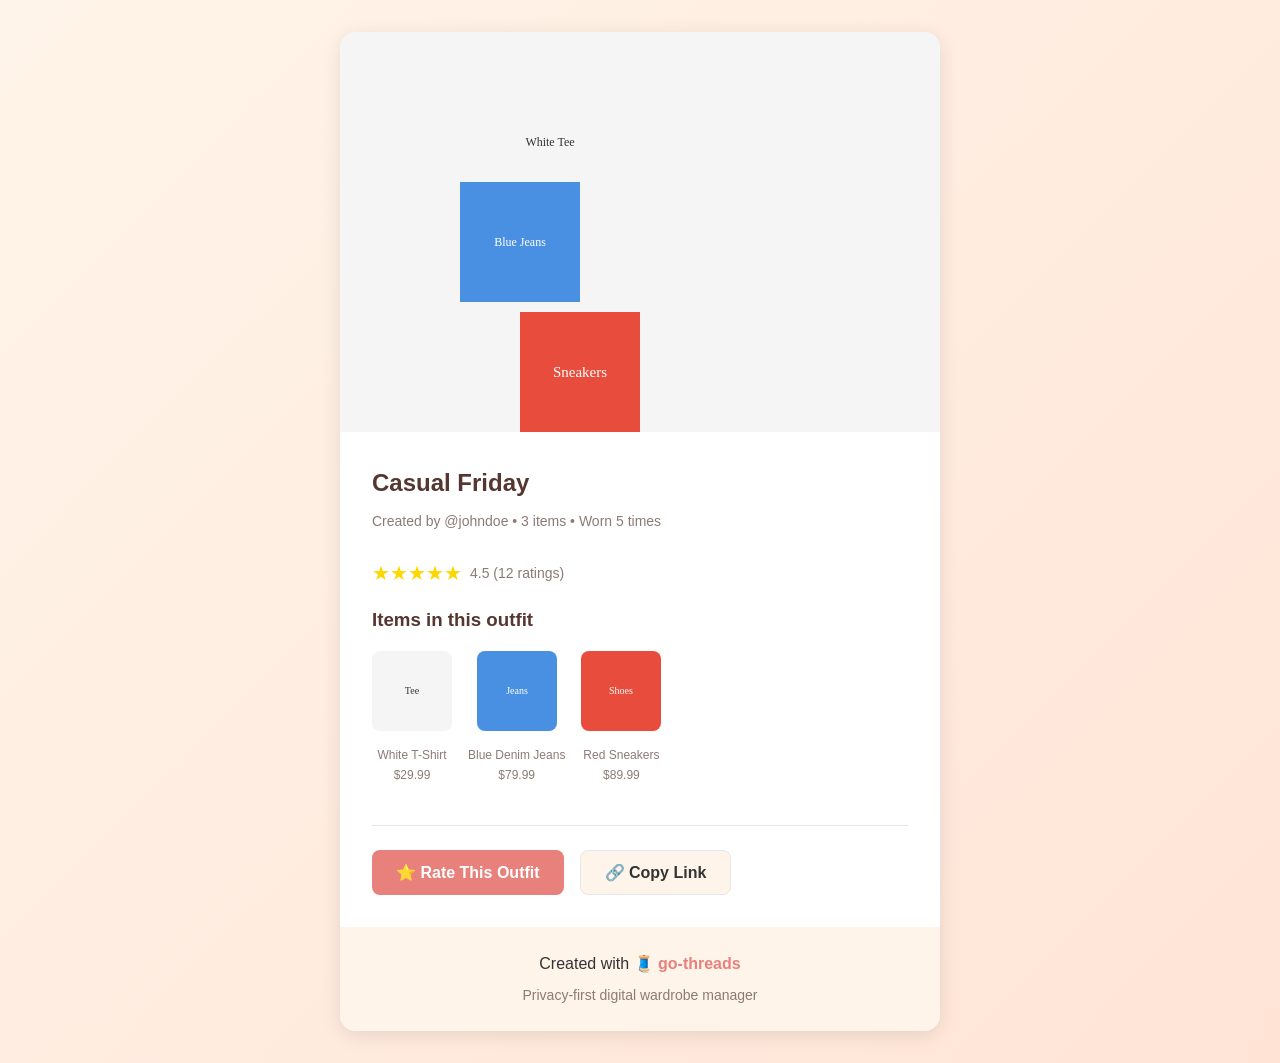
<file: mockups/share.html>
<!DOCTYPE html>
<html lang="en">
<head>
  <meta charset="UTF-8">
  <meta name="viewport" content="width=device-width, initial-scale=1.0">
  <title>Casual Friday - Shared Outfit - go-threads</title>
  <link rel="stylesheet" href="css/style.css">
  <style>
    .share-page {
      min-height: 100vh;
      background: linear-gradient(135deg, var(--warm-bg) 0%, #ffe4d6 100%);
      padding: 2rem 0;
    }
    .share-card {
      background: white;
      border-radius: 1rem;
      overflow: hidden;
      box-shadow: 0 4px 20px rgba(0, 0, 0, 0.1);
      max-width: 600px;
      margin: 0 auto;
    }
    .share-canvas {
      position: relative;
      height: 400px;
      background: #f5f5f5;
    }
    .share-canvas .canvas-item {
      position: absolute;
    }
    .share-canvas .canvas-item img {
      max-width: 120px;
      max-height: 120px;
    }
    .share-info {
      padding: 2rem;
    }
    .share-title {
      font-size: 1.5rem;
      color: var(--text-primary);
      margin-bottom: 0.5rem;
    }
    .share-meta {
      color: var(--text-neutral);
      font-size: 0.875rem;
      margin-bottom: 1.5rem;
    }
    .share-items {
      display: flex;
      gap: 1rem;
      overflow-x: auto;
      padding-bottom: 1rem;
    }
    .share-item {
      flex-shrink: 0;
      text-align: center;
    }
    .share-item img {
      width: 80px;
      height: 80px;
      object-fit: cover;
      border-radius: 0.5rem;
    }
    .share-item-name {
      font-size: 0.75rem;
      color: var(--text-neutral);
      margin-top: 0.5rem;
    }
    .share-actions {
      display: flex;
      gap: 1rem;
      margin-top: 1.5rem;
      padding-top: 1.5rem;
      border-top: 1px solid var(--border);
    }
    .rating-display {
      display: flex;
      align-items: center;
      gap: 0.5rem;
      margin-bottom: 1rem;
    }
    .rating-stars {
      color: #FFD700;
      font-size: 1.25rem;
    }
    .rating-count {
      color: var(--text-neutral);
      font-size: 0.875rem;
    }
    .share-footer {
      background: var(--warm-bg);
      padding: 1.5rem 2rem;
      text-align: center;
    }
    .share-footer a {
      color: var(--primary);
      text-decoration: none;
      font-weight: 600;
    }
  </style>
</head>
<body>
  <div class="share-page">
    <div class="container">
      <div class="share-card">
        <div class="share-canvas">
          <!-- Positioned outfit items -->
          <div class="canvas-item" style="left: 150px; top: 50px;">
            <img src="data:image/svg+xml,%3Csvg xmlns='http://www.w3.org/2000/svg' width='120' height='120'%3E%3Crect fill='%23F5F5F5' width='120' height='120'/%3E%3Ctext x='50%25' y='50%25' text-anchor='middle' dy='.3em' fill='%23333' font-size='12'%3EWhite Tee%3C/text%3E%3C/svg%3E" alt="White T-Shirt">
          </div>
          <div class="canvas-item" style="left: 120px; top: 150px;">
            <img src="data:image/svg+xml,%3Csvg xmlns='http://www.w3.org/2000/svg' width='120' height='120'%3E%3Crect fill='%234A90E2' width='120' height='120'/%3E%3Ctext x='50%25' y='50%25' text-anchor='middle' dy='.3em' fill='%23fff' font-size='12'%3EBlue Jeans%3C/text%3E%3C/svg%3E" alt="Blue Jeans">
          </div>
          <div class="canvas-item" style="left: 180px; top: 280px;">
            <img src="data:image/svg+xml,%3Csvg xmlns='http://www.w3.org/2000/svg' width='80' height='80'%3E%3Crect fill='%23E74C3C' width='80' height='80'/%3E%3Ctext x='50%25' y='50%25' text-anchor='middle' dy='.3em' fill='%23fff' font-size='10'%3ESneakers%3C/text%3E%3C/svg%3E" alt="Red Sneakers">
          </div>
        </div>

        <div class="share-info">
          <h1 class="share-title">Casual Friday</h1>
          <p class="share-meta">Created by @johndoe • 3 items • Worn 5 times</p>

          <div class="rating-display">
            <span class="rating-stars">★★★★★</span>
            <span class="rating-count">4.5 (12 ratings)</span>
          </div>

          <h3 style="margin-bottom: 1rem;">Items in this outfit</h3>
          <div class="share-items">
            <div class="share-item">
              <img src="data:image/svg+xml,%3Csvg xmlns='http://www.w3.org/2000/svg' width='80' height='80'%3E%3Crect fill='%23F5F5F5' width='80' height='80'/%3E%3Ctext x='50%25' y='50%25' text-anchor='middle' dy='.3em' fill='%23333' font-size='10'%3ETee%3C/text%3E%3C/svg%3E" alt="White T-Shirt">
              <div class="share-item-name">White T-Shirt<br>$29.99</div>
            </div>
            <div class="share-item">
              <img src="data:image/svg+xml,%3Csvg xmlns='http://www.w3.org/2000/svg' width='80' height='80'%3E%3Crect fill='%234A90E2' width='80' height='80'/%3E%3Ctext x='50%25' y='50%25' text-anchor='middle' dy='.3em' fill='%23fff' font-size='10'%3EJeans%3C/text%3E%3C/svg%3E" alt="Blue Jeans">
              <div class="share-item-name">Blue Denim Jeans<br>$79.99</div>
            </div>
            <div class="share-item">
              <img src="data:image/svg+xml,%3Csvg xmlns='http://www.w3.org/2000/svg' width='80' height='80'%3E%3Crect fill='%23E74C3C' width='80' height='80'/%3E%3Ctext x='50%25' y='50%25' text-anchor='middle' dy='.3em' fill='%23fff' font-size='10'%3EShoes%3C/text%3E%3C/svg%3E" alt="Red Sneakers">
              <div class="share-item-name">Red Sneakers<br>$89.99</div>
            </div>
          </div>

          <div class="share-actions">
            <button class="btn btn-primary" onclick="rateOutfit()">⭐ Rate This Outfit</button>
            <button class="btn btn-secondary" onclick="copyShareLink()">🔗 Copy Link</button>
          </div>
        </div>

        <div class="share-footer">
          <p>Created with <a href="index.html">🧵 go-threads</a></p>
          <p style="font-size: 0.875rem; color: var(--text-neutral); margin-top: 0.5rem;">
            Privacy-first digital wardrobe manager
          </p>
        </div>
      </div>
    </div>
  </div>

  <div id="toast" class="toast"></div>

  <script src="js/app.js"></script>
  <script>
    function rateOutfit() {
      const rating = prompt('Rate this outfit (1-5 stars):');
      if (rating && rating >= 1 && rating <= 5) {
        showToast(`Thanks! You rated this outfit ${rating} stars`);
      }
    }

    function copyShareLink() {
      navigator.clipboard.writeText(window.location.href);
      showToast('Link copied to clipboard!');
    }
  </script>
</body>
</html>
</file>
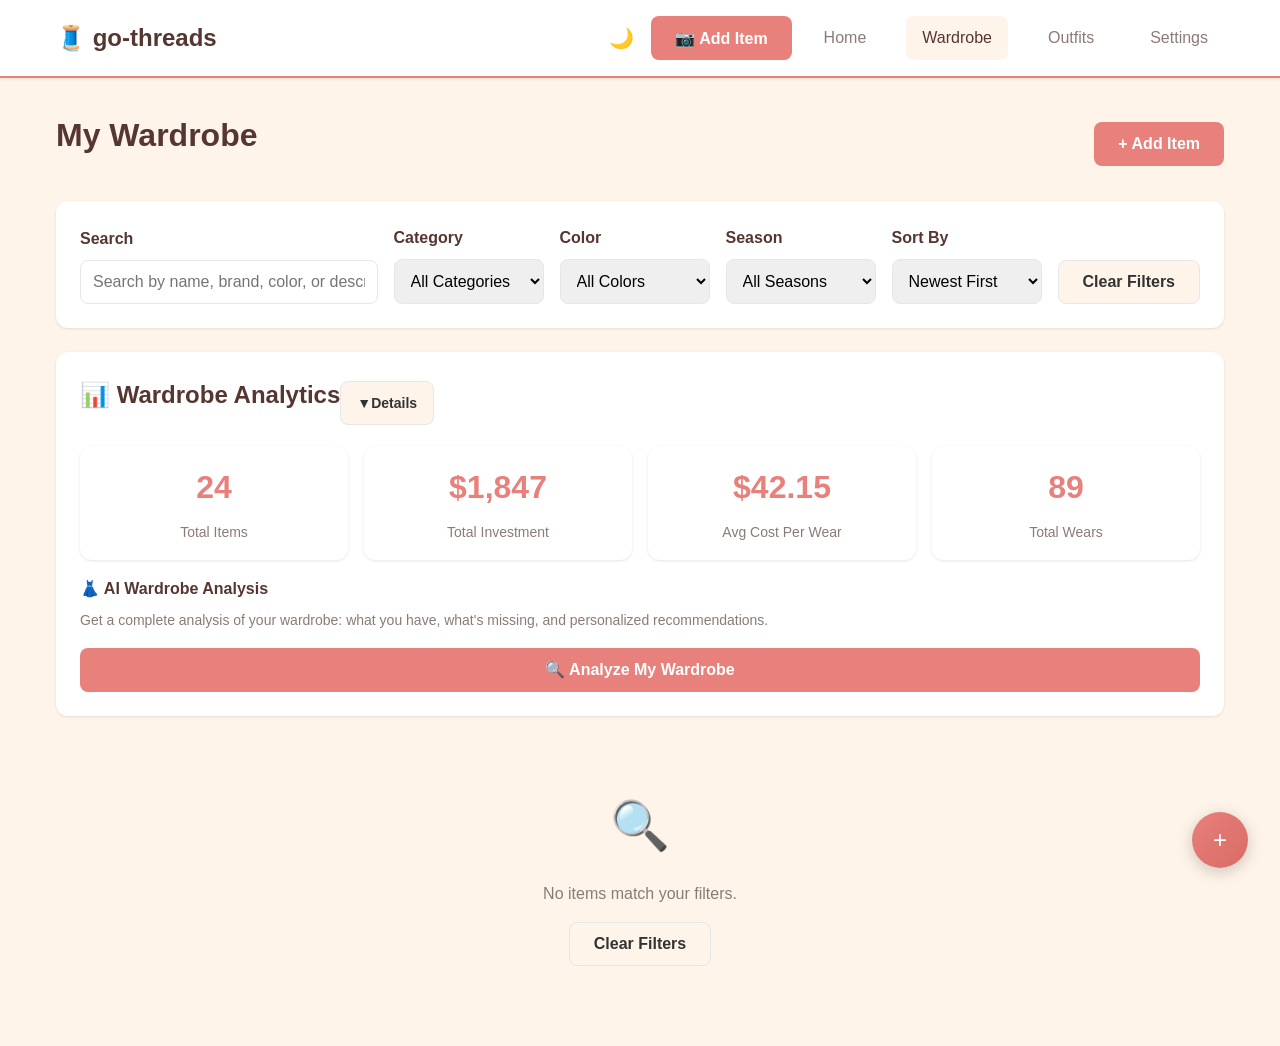
<file: mockups/upload.html>
<!DOCTYPE html>
<html lang="en">
<head>
  <meta charset="UTF-8">
  <meta http-equiv="refresh" content="0; url=wardrobe.html">
  <title>Redirecting...</title>
</head>
<body>
  <p>Redirecting to <a href="wardrobe.html">wardrobe</a>...</p>
</body>
</html>
</file>
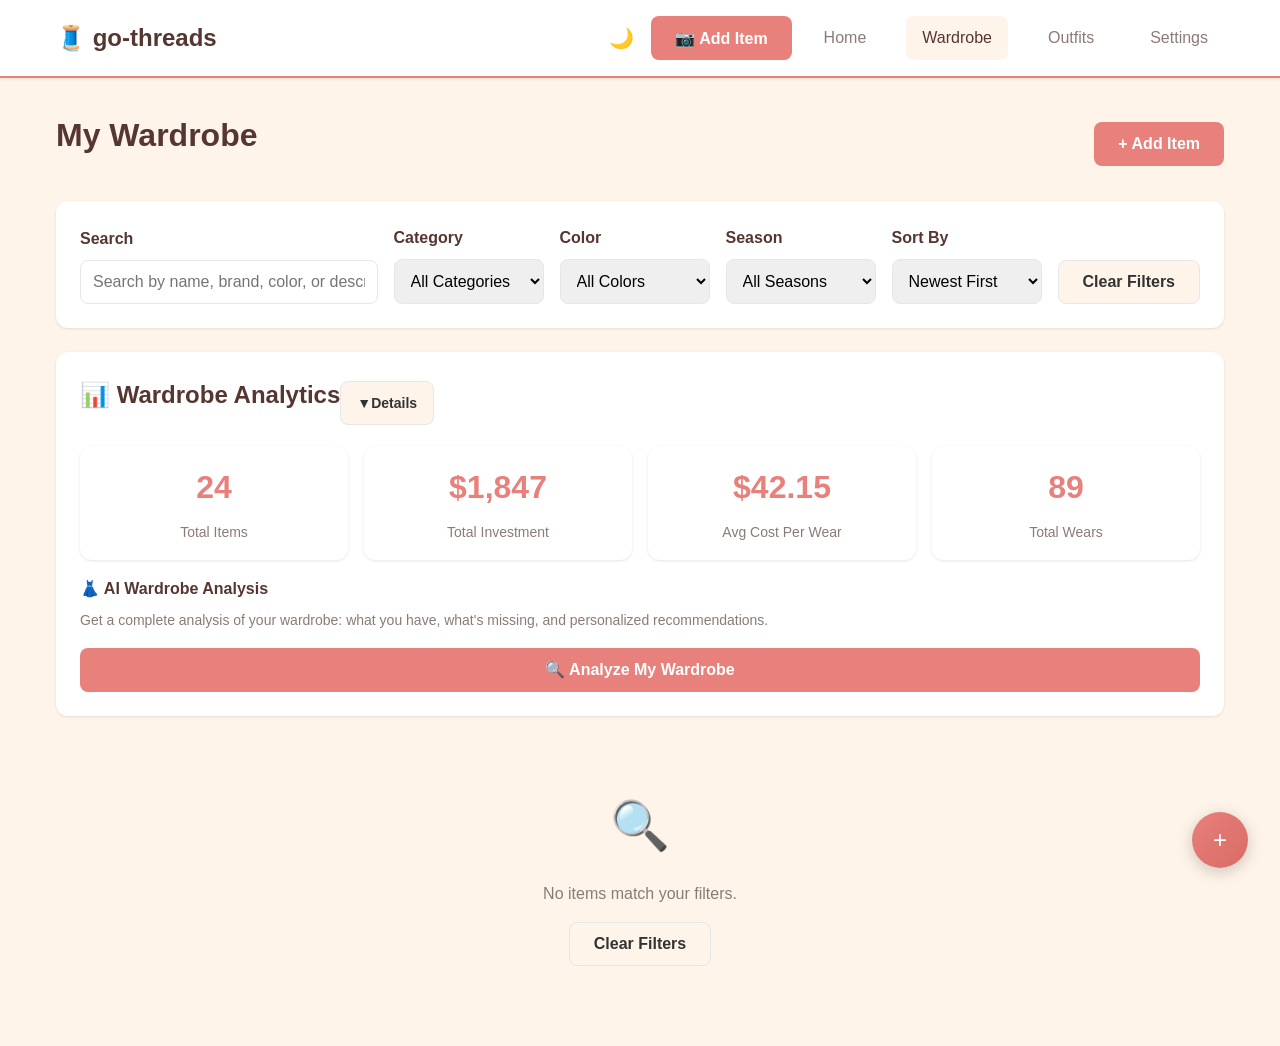
<file: mockups/wardrobe.html>
<!DOCTYPE html>
<html lang="en">
<head>
  <meta charset="UTF-8">
  <meta name="viewport" content="width=device-width, initial-scale=1.0">
  <title>My Wardrobe - go-threads</title>
  <meta name="description" content="Browse and manage your wardrobe items">
  <meta name="theme-color" content="#E8807B">
  <link rel="stylesheet" href="css/style.css">
  <link rel="manifest" href="manifest.json">
</head>
<body class="page-wardrobe">
  <header>
    <div class="container header-content">
      <a href="index.html" class="logo">🧵 go-threads</a>
      <div class="header-controls">
        <div id="offline-status" style="display: none;"></div>
        <button id="theme-toggle" class="btn-icon" title="Toggle theme">🌙</button>
        <button id="mobile-upload-btn" class="btn btn-primary mobile-only">📷 Add Item</button>
      </div>
      <nav>
        <a href="index.html">Home</a>
        <a href="wardrobe.html" class="active">Wardrobe</a>
        <a href="outfits.html">Outfits</a>
        <a href="settings.html">Settings</a>
      </nav>
    </div>
  </header>

  <main>
    <div class="container">
      <div class="toolbar">
        <h1>My Wardrobe</h1>
        <div class="toolbar-actions">
          <button id="toggle-upload-btn" class="btn btn-primary" onclick="toggleUploadArea()">+ Add Item</button>
        </div>
      </div>

      <!-- Mobile Upload Options (shown on mobile only) -->
      <div class="mobile-upload-options">
        <button class="mobile-upload-btn" onclick="triggerCameraUpload()">
          <div class="mobile-upload-icon">📷</div>
          <div class="mobile-upload-text">Camera</div>
        </button>
        <button class="mobile-upload-btn" onclick="triggerGalleryUpload()">
          <div class="mobile-upload-icon">🖼️</div>
          <div class="mobile-upload-text">Gallery</div>
        </button>
      </div>

      <!-- Upload Section (Collapsible) -->
      <div id="upload-section" style="display: none; margin-bottom: 1.5rem;">
        <!-- Upload Mode Toggle -->
        <div class="card" style="margin-bottom: 1rem; padding: 1rem;">
          <div style="display: flex; gap: 1rem; align-items: center; flex-wrap: wrap;">
            <span style="font-weight: 600;">Upload Mode:</span>
            <label style="display: flex; align-items: center; gap: 0.5rem;">
              <input type="radio" name="upload-mode" value="individual" checked onchange="updateUploadMode()">
              <span>Individual Items</span>
            </label>
            <label style="display: flex; align-items: center; gap: 0.5rem;">
              <input type="radio" name="upload-mode" value="full-outfit" onchange="updateUploadMode()">
              <span>Full Outfit (Auto-segment)</span>
            </label>
          </div>
        </div>

        <div class="card upload-area" id="upload-area" onclick="handleUploadAreaClick()">
          <div style="text-align: center; padding: 2rem; border: 2px dashed var(--border); border-radius: 0.5rem; background: var(--bg-neutral);">
            <div id="upload-icon" style="font-size: 2rem; margin-bottom: 0.5rem;">☁️</div>
            <p id="upload-text" style="margin: 0; color: var(--text-neutral); font-weight: 500;">Drag & drop images here or click to upload</p>
            <p id="upload-subtext" style="margin: 0.25rem 0 0 0; font-size: 0.85rem; color: var(--text-neutral);">Supports JPG, PNG, WEBP</p>
          </div>
        </div>
        
        <div class="card" style="margin-top: 1rem; background: #f8f9fa;">
          <div style="display: flex; gap: 1rem; align-items: center; flex-wrap: wrap;">
            <span style="font-weight: 600; white-space: nowrap;">🌐 Import from URL:</span>
            <input type="text" id="scrape-url-input" placeholder="Paste product URL (Uniqlo, Zara, SSENSE...)" style="flex: 1; padding: 0.6rem; border: 1px solid var(--border); border-radius: 0.35rem; min-width: 200px;">
            <button class="btn btn-primary" onclick="handleScrapeUrl()" style="padding: 0.6rem 1.2rem;">Grab</button>
          </div>
        </div>

        <div id="upload-queue-panel" style="margin-top: 1rem;"></div>
      </div>

      <!-- Hidden file inputs -->
      <input type="file" id="upload-input" accept="image/jpeg,image/png,image/webp" multiple style="display: none;">
      <input type="file" id="camera-input" accept="image/*" capture="environment" style="display: none;">
      <input type="file" id="gallery-input" accept="image/*" multiple style="display: none;">

      <!-- Search and Filters -->
      <div class="card" style="margin-bottom: 1.5rem;">
        <div style="display: flex; gap: 1rem; flex-wrap: wrap; align-items: end;">
          <!-- Search -->
          <div style="flex: 1; min-width: 250px;">
            <label style="display: block; margin-bottom: 0.5rem; font-weight: 600;">Search</label>
            <input
              type="text"
              id="wardrobe-search"
              placeholder="Search by name, brand, color, or description..."
              style="width: 100%; padding: 0.75rem; border-radius: 0.5rem; border: 1px solid var(--border);"
            >
          </div>

          <!-- Category Filter -->
          <div style="min-width: 150px;">
            <label style="display: block; margin-bottom: 0.5rem; font-weight: 600;">Category</label>
            <select id="category-filter" style="width: 100%; padding: 0.75rem; border-radius: 0.5rem; border: 1px solid var(--border);">
              <option value="all">All Categories</option>
              <option value="Tops">Tops</option>
              <option value="Bottoms">Bottoms</option>
              <option value="Shoes">Shoes</option>
              <option value="Outerwear">Outerwear</option>
              <option value="Accessories">Accessories</option>
              <option value="Dresses">Dresses</option>
            </select>
          </div>

          <!-- Color Filter -->
          <div style="min-width: 150px;">
            <label style="display: block; margin-bottom: 0.5rem; font-weight: 600;">Color</label>
            <select id="color-filter" style="width: 100%; padding: 0.75rem; border-radius: 0.5rem; border: 1px solid var(--border);">
              <option value="all">All Colors</option>
            </select>
          </div>

          <!-- Season Filter -->
          <div style="min-width: 150px;">
            <label style="display: block; margin-bottom: 0.5rem; font-weight: 600;">Season</label>
            <select id="season-filter" style="width: 100%; padding: 0.75rem; border-radius: 0.5rem; border: 1px solid var(--border);">
              <option value="all">All Seasons</option>
              <option value="Spring">Spring</option>
              <option value="Summer">Summer</option>
              <option value="Fall">Fall</option>
              <option value="Winter">Winter</option>
            </select>
          </div>

          <!-- Sort -->
          <div style="min-width: 150px;">
            <label style="display: block; margin-bottom: 0.5rem; font-weight: 600;">Sort By</label>
            <select id="sort-filter" style="width: 100%; padding: 0.75rem; border-radius: 0.5rem; border: 1px solid var(--border);">
              <option value="date-desc">Newest First</option>
              <option value="date-asc">Oldest First</option>
              <option value="name-asc">Name (A-Z)</option>
              <option value="name-desc">Name (Z-A)</option>
              <option value="wear-desc">Most Worn</option>
              <option value="wear-asc">Least Worn</option>
            </select>
          </div>

          <!-- Clear Filters -->
          <button id="clear-filters-btn" class="btn btn-secondary" style="padding: 0.75rem 1.5rem;">
            Clear Filters
          </button>
        </div>

        <!-- Active Filters Display -->
        <div id="active-filters" style="margin-top: 1rem; display: none;">
          <div style="display: flex; gap: 0.5rem; flex-wrap: wrap; align-items: center;">
            <span style="font-weight: 600; color: var(--text-neutral);">Active filters:</span>
            <div id="filter-chips" style="display: flex; gap: 0.5rem; flex-wrap: wrap;"></div>
          </div>
        </div>
      </div>

      <!-- Analytics Dashboard Section -->
      <div class="card" style="margin-bottom: 1.5rem;">
        <div style="display: flex; justify-content: between; align-items: center; margin-bottom: 1rem;">
          <h2>📊 Wardrobe Analytics</h2>
          <button id="toggle-analytics-btn" class="btn btn-secondary" onclick="toggleAnalytics()" style="font-size: 0.875rem;">
            <span id="analytics-toggle-icon">▼</span> Details
          </button>
        </div>
        
        <!-- Always visible stats -->
        <div class="stats-grid" style="margin-bottom: 1rem;">
          <div class="stat-card" style="padding: 1rem;">
            <div class="stat-value" id="wardrobe-stat-total-items">24</div>
            <div class="stat-label">Total Items</div>
          </div>
          <div class="stat-card" style="padding: 1rem;">
            <div class="stat-value" id="wardrobe-stat-total-investment">$1,847</div>
            <div class="stat-label">Total Investment</div>
          </div>
          <div class="stat-card" style="padding: 1rem;">
            <div class="stat-value" id="wardrobe-stat-avg-cpw">$42.15</div>
            <div class="stat-label">Avg Cost Per Wear</div>
          </div>
          <div class="stat-card" style="padding: 1rem;">
            <div class="stat-value" id="wardrobe-stat-total-wears">89</div>
            <div class="stat-label">Total Wears</div>
          </div>
        </div>

        <!-- Collapsible detailed analytics -->
        <div id="analytics-details" style="display: none;">
          <div class="grid grid-2" style="margin-bottom: 1.5rem;">
            <div style="background: var(--warm-bg); padding: 1rem; border-radius: 0.5rem;">
              <h3 style="margin: 0 0 0.5rem 0; font-size: 1rem;">Category Breakdown</h3>
              <div style="min-height: 200px; display: flex; align-items: center; justify-content: center;">
                <div style="text-align: center;">
                  <div style="font-size: 2rem;">📊</div>
                  <p style="color: var(--text-neutral); font-size: 0.875rem;">Chart placeholder</p>
                </div>
              </div>
            </div>
            
            <div style="background: var(--warm-bg); padding: 1rem; border-radius: 0.5rem;">
              <h3 style="margin: 0 0 0.5rem 0; font-size: 1rem;">Wear Frequency</h3>
              <div style="min-height: 200px; display: flex; align-items: center; justify-content: center;">
                <div style="text-align: center;">
                  <div style="font-size: 2rem;">📈</div>
                  <p style="color: var(--text-neutral); font-size: 0.875rem;">30-day trend</p>
                </div>
              </div>
            </div>
          </div>
          
          <div style="background: var(--warm-bg); padding: 1rem; border-radius: 0.5rem; margin-bottom: 1rem;">
            <h3 style="margin: 0 0 1rem 0; font-size: 1rem;">Most Worn Items</h3>
            <div id="most-worn-summary" style="font-size: 0.875rem; color: var(--text-neutral);">
              Loading top items...
            </div>
          </div>
        </div>
        
        <div style="margin-top: 1rem;">
          <h3 style="font-size: 1rem; margin-bottom: 0.5rem;">👗 AI Wardrobe Analysis</h3>
          <p style="color: var(--text-neutral); margin-bottom: 1rem; font-size: 0.875rem;">
            Get a complete analysis of your wardrobe: what you have, what's missing, and personalized recommendations.
          </p>
          <button id="analyze-wardrobe-btn" class="btn btn-primary" style="width: 100%;">
            🔍 Analyze My Wardrobe
          </button>
          <div id="wardrobe-analysis-result" style="display: none; margin-top: 1.5rem;"></div>
        </div>
      </div>

      <div class="grid grid-4" id="wardrobe-grid">
        <!-- Populated by JavaScript -->
      </div>
    </div>
  </main>

  <!-- Mobile Navigation -->
  <div class="mobile-nav">
    <a href="index.html" class="mobile-nav-item">
      <span class="nav-icon">🏠</span>
      <span>Home</span>
    </a>
    <a href="wardrobe.html" class="mobile-nav-item active">
      <span class="nav-icon">👔</span>
      <span>Wardrobe</span>
    </a>
    <a href="outfits.html" class="mobile-nav-item">
      <span class="nav-icon">✨</span>
      <span>Outfits</span>
    </a>
    <a href="settings.html" class="mobile-nav-item">
      <span class="nav-icon">⚙️</span>
      <span>Settings</span>
    </a>
  </div>

  <!-- Global floating upload button -->
  <button class="floating-upload-btn" onclick="toggleUploadArea()" title="Upload new item">
    <span>+</span>
  </button>

  <!-- Theme toggle button -->
  <button class="theme-toggle" onclick="toggleTheme()" title="Toggle theme">
    <span>🌙</span>
  </button>

  <!-- Floating Voice Button -->
  <button class="voice-input-btn floating-voice-btn" onclick="startVoiceInput()" title="Voice commands: 'Show my tops', 'Create outfit', etc.">🎤</button>

  <script src="js/app.js"></script>
  <script>
    document.addEventListener('DOMContentLoaded', () => {
      checkAIStatus();
      initUpload();
      initWardrobeFilter();
      renderWardrobe('wardrobe-grid');
      initAIStylist();
    });
    
    // Analytics toggle functionality
    function toggleAnalytics() {
      const details = document.getElementById('analytics-details');
      const icon = document.getElementById('analytics-toggle-icon');
      
      if (details.style.display === 'none' || !details.style.display) {
        details.style.display = 'block';
        icon.textContent = '▲';
      } else {
        details.style.display = 'none';
        icon.textContent = '▼';
      }
    }
    
    // Theme toggle functionality
    function toggleTheme() {
      const currentTheme = document.documentElement.getAttribute('data-theme');
      const newTheme = currentTheme === 'dark' ? 'light' : 'dark';
      document.documentElement.setAttribute('data-theme', newTheme);
      localStorage.setItem('theme', newTheme);
      
      // Update button icon
      const btn = document.querySelector('.theme-toggle span');
      btn.textContent = newTheme === 'dark' ? '☀️' : '🌙';
    }
    
    // Load saved theme
    const savedTheme = localStorage.getItem('theme') || 'light';
    document.documentElement.setAttribute('data-theme', savedTheme);
    const btn = document.querySelector('.theme-toggle span');
    btn.textContent = savedTheme === 'dark' ? '☀️' : '🌙';
    
    // Mobile upload functions
    function triggerCameraUpload() {
      // Create file input for camera
      const input = document.createElement('input');
      input.type = 'file';
      input.accept = 'image/*';
      input.capture = 'environment'; // Use rear camera
      input.onchange = (e) => {
        if (e.target.files.length > 0) {
          // Show full-screen overlay for processing
          showUploadOverlay();
          // Process the file (would normally call upload function)
          setTimeout(() => {
            hideUploadOverlay();
            showToast('Photo uploaded successfully!');
          }, 2000);
        }
      };
      input.click();
    }
    
    function triggerGalleryUpload() {
      // Create file input for gallery
      const input = document.createElement('input');
      input.type = 'file';
      input.accept = 'image/*';
      input.multiple = true;
      input.onchange = (e) => {
        if (e.target.files.length > 0) {
          showUploadOverlay();
          setTimeout(() => {
            hideUploadOverlay();
            showToast(`${e.target.files.length} image(s) uploaded successfully!`);
          }, 1500);
        }
      };
      input.click();
    }
    
    // Full-screen overlay functions
    function showUploadOverlay() {
      const overlay = document.createElement('div');
      overlay.className = 'fullscreen-overlay';
      overlay.id = 'upload-overlay';
      overlay.innerHTML = `
        <div class="spinner"></div>
        <div class="overlay-message">Processing image...</div>
        <div class="overlay-submessage">Removing background and analyzing item</div>
        <div class="overlay-progress">
          <div class="overlay-progress-fill" style="width: 30%"></div>
        </div>
      `;
      document.body.appendChild(overlay);
    }
    
    function hideUploadOverlay() {
      const overlay = document.getElementById('upload-overlay');
      if (overlay) {
        overlay.remove();
      }
    }
    
    function showToast(message) {
      const toast = document.createElement('div');
      toast.className = 'toast show success';
      toast.textContent = message;
      document.body.appendChild(toast);
      
      setTimeout(() => {
        toast.remove();
      }, 3000);
    }
  </script>
</body>
</html>
</file>
<file: mockups/css/style.css>
/* Mobile-first responsive styles - Using Catppuccin-inspired palette */

:root {
  --primary: #E8807B;
  --primary-light: #FFBCBA;
  --primary-hover: #D96B66;
  --primary-active: #C85A55;
  --warm-bg: #FFF4E9;
  --card-bg: #FFFFFF;
  --text-primary: #553630;
  --text-base: #333333;
  --text-neutral: #8b7b76;
  --border: #e5e7eb;
  --shadow: 0 1px 3px rgba(0, 0, 0, 0.1);
}

/* Dark theme support via CSS custom properties */
[data-theme="dark"] {
  --primary: #FF9B95;
  --primary-light: #FFD0CE;
  --primary-hover: #FF8882;
  --primary-active: #FF746E;
  --warm-bg: #2D1B16;
  --card-bg: #3A251F;
  --text-primary: #F5E6D3;
  --text-base: #E5D5C8;
  --text-neutral: #C8B8A8;
  --border: #4A3428;
  --shadow: 0 1px 3px rgba(0, 0, 0, 0.3);
}

* {
  margin: 0;
  padding: 0;
  box-sizing: border-box;
}

body {
  font-family: -apple-system, BlinkMacSystemFont, 'Segoe UI', Roboto, sans-serif;
  background: var(--warm-bg);
  color: var(--text-base);
  line-height: 1.6;
}

.container {
  max-width: 1200px;
  margin: 0 auto;
  padding: 0 1rem;
}

/* Header */
header {
  background: white;
  border-bottom: 2px solid var(--primary);
  padding: 1rem 0;
  box-shadow: var(--shadow);
}

/* Hide header on mobile to maximize screen real estate */
@media (max-width: 767px) {
  header {
    display: none;
  }
}

.header-content {
  display: flex;
  justify-content: space-between;
  align-items: center;
}

.logo {
  font-size: 1.5rem;
  font-weight: bold;
  color: var(--text-primary);
  text-decoration: none;
  display: flex;
  align-items: center;
  gap: 0.5rem;
}

/* Header controls for PWA and theme */
.header-controls {
  display: flex;
  align-items: center;
  gap: 0.5rem;
  margin-left: auto;
  margin-right: 1rem;
}

.btn-icon {
  background: none;
  border: none;
  font-size: 1.25rem;
  padding: 0.5rem;
  border-radius: 0.5rem;
  cursor: pointer;
  min-width: 44px;
  min-height: 44px;
  display: flex;
  align-items: center;
  justify-content: center;
  transition: background-color 0.2s;
}

.btn-icon:hover {
  background: var(--warm-bg);
}

/* Mobile-only elements */
.mobile-only {
  display: block;
}

@media (min-width: 768px) {
  .mobile-only {
    display: none;
  }
}

/* Desktop navigation - hidden on mobile */
nav {
  display: none;
  gap: 1.5rem;
}

nav a {
  color: var(--text-neutral);
  text-decoration: none;
  font-weight: 500;
  padding: 0.5rem 1rem;
  border-radius: 0.5rem;
  transition: all 0.2s;
  min-height: 44px;
  min-width: 44px;
  display: flex;
  align-items: center;
  justify-content: center;
}

nav a:hover,
nav a.active {
  color: var(--text-primary);
  background: var(--warm-bg);
}

/* Show desktop navigation on tablet+ */
@media (min-width: 768px) {
  nav {
    display: flex;
  }
}

/* Mobile bottom navigation */
.mobile-nav {
  position: fixed;
  bottom: 0;
  left: 0;
  right: 0;
  background: var(--warm-bg);
  display: flex;
  justify-content: space-around;
  padding: 0.75rem 0.5rem;
  border-top: 1px solid var(--border);
  z-index: 1000;
  box-shadow: 0 -2px 8px rgba(0, 0, 0, 0.1);
}

.mobile-nav-item {
  display: flex;
  flex-direction: column;
  align-items: center;
  min-width: 44px;
  min-height: 44px;
  padding: 0.75rem;
  text-decoration: none;
  color: var(--text-neutral);
  font-size: 0.75rem;
  font-weight: 500;
  transition: all 0.2s;
  border-radius: 0.75rem;
  background: var(--card-bg);
  margin: 0.25rem;
  box-shadow: 0 1px 3px rgba(0, 0, 0, 0.1);
}

.mobile-nav-item:hover,
.mobile-nav-item.active {
  color: var(--primary);
  background: var(--warm-bg);
  transform: translateY(-1px);
  box-shadow: 0 2px 6px rgba(0, 0, 0, 0.15);
}

.mobile-nav-item .nav-icon {
  font-size: 1.25rem;
  margin-bottom: 0.25rem;
}

/* Hide mobile nav on tablet+ */
@media (min-width: 768px) {
  .mobile-nav {
    display: none;
  }
}

/* Adjust main content for mobile nav */
@media (max-width: 767px) {
  main {
    padding-bottom: 5rem; /* Space for bottom nav */
  }
}

/* Main content */
main {
  padding: 2rem 0;
  min-height: calc(100vh - 200px);
}

h1, h2, h3 {
  color: var(--text-primary);
  margin-bottom: 1rem;
}

/* Cards */
.card {
  background: var(--card-bg);
  border-radius: 0.75rem;
  padding: 1.5rem;
  box-shadow: var(--shadow);
  margin-bottom: 1.5rem;
}

/* Buttons with proper touch targets */
.btn {
  display: inline-flex;
  align-items: center;
  justify-content: center;
  padding: 0.75rem 1.5rem;
  border-radius: 0.5rem;
  border: none;
  cursor: pointer;
  font-weight: 600;
  transition: all 0.2s;
  text-decoration: none;
  font-size: 1rem;
  min-height: 44px;
  min-width: 44px;
}

/* Enhanced touch targets for coarse pointer devices */
@media (any-pointer: coarse) {
  .btn, .mobile-nav-item, nav a {
    min-height: 48px;
    min-width: 48px;
    padding: 0.875rem 1.5rem;
  }
}

.btn-primary {
  background: var(--primary);
  color: white;
}

.btn-primary:hover {
  background: var(--primary-hover);
  transform: translateY(-1px);
}

.btn-secondary {
  background: var(--warm-bg);
  color: var(--text-base);
  border: 1px solid var(--border);
}

.btn-secondary:hover {
  background: #ffebd6;
}

.btn-danger {
  background: #E74C3C;
  color: white;
}

.btn-danger:hover {
  background: #C0392B;
  transform: translateY(-1px);
}

/* Upload area */
.upload-area {
  border: 2px dashed var(--primary-light);
  border-radius: 0.75rem;
  padding: 3rem;
  text-align: center;
  background: var(--warm-bg);
  cursor: pointer;
  transition: all 0.2s;
}

.upload-area:hover {
  border-color: var(--primary);
  background: #fff7ed;
}

.upload-area input[type="file"] {
  display: none;
}

.upload-icon {
  font-size: 3rem;
  margin-bottom: 1rem;
}

/* Grid layouts */
.grid {
  display: grid;
  gap: 1.5rem;
}

.grid-2 {
  grid-template-columns: repeat(2, 1fr);
}

.grid-3 {
  grid-template-columns: repeat(3, 1fr);
}

.grid-4 {
  grid-template-columns: repeat(4, 1fr);
}

/* Mobile-first grid system */
.grid-2, .grid-3, .grid-4 {
  grid-template-columns: 1fr;
}

@media (min-width: 576px) {
  .grid-2 {
    grid-template-columns: repeat(2, 1fr);
  }
}

@media (min-width: 768px) {
  .grid-3 {
    grid-template-columns: repeat(2, 1fr);
  }
  .grid-4 {
    grid-template-columns: repeat(3, 1fr);
  }
}

@media (min-width: 1024px) {
  .grid-3 {
    grid-template-columns: repeat(3, 1fr);
  }
  .grid-4 {
    grid-template-columns: repeat(4, 1fr);
  }
}

/* Item card */
.item-card {
  background: white;
  border-radius: 0.75rem;
  overflow: hidden;
  box-shadow: var(--shadow);
  transition: all 0.2s;
  cursor: pointer;
}

.item-card:hover {
  transform: translateY(-4px);
  box-shadow: 0 4px 6px rgba(0, 0, 0, 0.1);
}

.item-image {
  width: 100%;
  aspect-ratio: 1;
  object-fit: cover;
  background: var(--warm-bg);
}

.item-info {
  padding: 1rem;
}

.item-name {
  font-weight: 600;
  color: var(--text-primary);
  margin-bottom: 0.25rem;
}

.item-meta {
  color: var(--text-neutral);
  font-size: 0.875rem;
}

/* Outfit canvas */
.outfit-canvas {
  position: relative;
  width: 100%;
  height: 500px;
  background: white;
  background-size: contain;
  background-position: center;
  background-repeat: no-repeat;
  border: 2px solid var(--border);
  border-radius: 0.75rem;
  overflow: hidden;
}

.canvas-item {
  position: absolute;
  width: 120px;
  height: 120px;
  cursor: move;
  user-select: none;
  transition: box-shadow 0.2s;
}

.canvas-item:hover {
  box-shadow: 0 0 0 2px var(--primary);
}

.canvas-item img {
  width: 100%;
  height: 100%;
  object-fit: contain;
  pointer-events: none;
}

.canvas-item.selected {
  box-shadow: 0 0 0 3px var(--primary-active);
}

/* Item picker sidebar */
.item-picker {
  background: white;
  border-radius: 0.75rem;
  padding: 1rem;
  height: 500px;
  overflow-y: auto;
  box-shadow: var(--shadow);
}

.picker-item {
  display: flex;
  align-items: center;
  gap: 0.75rem;
  padding: 0.75rem;
  border-radius: 0.5rem;
  cursor: pointer;
  margin-bottom: 0.5rem;
  transition: all 0.2s;
}

.picker-item:hover {
  background: var(--warm-bg);
}

.picker-item img {
  width: 50px;
  height: 50px;
  object-fit: cover;
  border-radius: 0.5rem;
}

.picker-item-info {
  flex: 1;
}

.picker-item-name {
  font-weight: 600;
  color: var(--text-primary);
  font-size: 0.875rem;
}

.picker-item-category {
  color: var(--text-neutral);
  font-size: 0.75rem;
}

/* Form elements */
.form-group {
  margin-bottom: 1.5rem;
}

label {
  display: block;
  margin-bottom: 0.5rem;
  font-weight: 600;
  color: var(--text-primary);
}

input[type="text"],
input[type="number"],
select,
textarea {
  width: 100%;
  padding: 0.75rem;
  border: 1px solid var(--border);
  border-radius: 0.5rem;
  font-size: 1rem;
  font-family: inherit;
}

input:focus,
select:focus,
textarea:focus {
  outline: none;
  border-color: var(--primary);
  box-shadow: 0 0 0 3px rgba(255, 188, 186, 0.1);
}

/* Toast notifications */
.toast {
  position: fixed;
  bottom: 2rem;
  right: 2rem;
  background: var(--text-primary);
  color: white;
  padding: 1rem 1.5rem;
  border-radius: 0.5rem;
  box-shadow: 0 4px 6px rgba(0, 0, 0, 0.2);
  display: none;
  animation: slideIn 0.3s ease;
}

.toast.show {
  display: block;
}

@keyframes slideIn {
  from {
    transform: translateY(100px);
    opacity: 0;
  }
  to {
    transform: translateY(0);
    opacity: 1;
  }
}

/* Stats grid - mobile-first */
.stats-grid {
  display: grid;
  grid-template-columns: repeat(2, 1fr);
  gap: 1rem;
  margin-bottom: 2rem;
}

@media (min-width: 768px) {
  .stats-grid {
    grid-template-columns: repeat(auto-fit, minmax(200px, 1fr));
  }
}

.stat-card {
  background: white;
  padding: 1.5rem;
  border-radius: 0.75rem;
  box-shadow: var(--shadow);
  text-align: center;
}

.stat-value {
  font-size: 2rem;
  font-weight: bold;
  color: var(--primary);
}

.stat-label {
  color: var(--text-neutral);
  font-size: 0.875rem;
  margin-top: 0.5rem;
}

/* Toolbar */
.toolbar {
  display: flex;
  justify-content: space-between;
  align-items: center;
  margin-bottom: 1.5rem;
}

.toolbar-actions {
  display: flex;
  gap: 0.75rem;
}

/* Modal */
.modal-overlay {
  position: fixed;
  inset: 0;
  background: rgba(0, 0, 0, 0.5);
  display: flex;
  align-items: center;
  justify-content: center;
  z-index: 1000;
  animation: fadeIn 0.2s ease;
}

.modal {
  background: white;
  border-radius: 1rem;
  max-width: 500px;
  width: 90%;
  max-height: 90vh;
  overflow-y: auto;
  animation: slideUp 0.3s ease;
}

.modal-header {
  display: flex;
  justify-content: space-between;
  align-items: center;
  padding: 1.5rem;
  border-bottom: 1px solid var(--border);
}

.modal-header h2 {
  margin: 0;
}

.modal-close {
  background: none;
  border: none;
  font-size: 1.5rem;
  cursor: pointer;
  color: var(--text-neutral);
}

.modal-body {
  padding: 1.5rem;
}

.modal-actions {
  display: flex;
  gap: 1rem;
  justify-content: flex-end;
  padding: 1.5rem;
  border-top: 1px solid var(--border);
}

@keyframes fadeIn {
  from { opacity: 0; }
  to { opacity: 1; }
}

@keyframes slideUp {
  from { transform: translateY(20px); opacity: 0; }
  to { transform: translateY(0); opacity: 1; }
}

/* Spinner */
.spinner {
  width: 40px;
  height: 40px;
  border: 4px solid var(--border);
  border-top-color: var(--primary);
  border-radius: 50%;
  animation: spin 1s linear infinite;
  margin: 0 auto;
}

@keyframes spin {
  to { transform: rotate(360deg); }
}

/* Progress bar */
.progress-bar {
  width: 100%;
  height: 8px;
  background: var(--border);
  border-radius: 4px;
  overflow: hidden;
}

.progress-fill {
  height: 100%;
  background: var(--primary);
  width: 0%;
  transition: width 0.1s ease;
}

/* Upload drag over */
.upload-area.drag-over {
  border-color: var(--primary-active);
  background: #fff7ed;
}

/* Item stats */
.item-stats {
  display: flex;
  gap: 1rem;
  margin-top: 0.5rem;
  font-size: 0.75rem;
  color: var(--text-neutral);
}

/* Picker tabs */
.picker-tabs {
  display: flex;
  flex-wrap: wrap;
  gap: 0.5rem;
  padding: 0.5rem;
  border-bottom: 1px solid var(--border);
  margin-bottom: 0.5rem;
}

.picker-tab {
  padding: 0.5rem 0.75rem;
  border: none;
  background: none;
  cursor: pointer;
  border-radius: 0.5rem;
  font-size: 0.75rem;
  color: var(--text-neutral);
  transition: all 0.2s;
}

.picker-tab:hover {
  background: var(--warm-bg);
}

.picker-tab.active {
  background: var(--primary-light);
  color: var(--text-primary);
}

/* Picker item status */
.picker-item-status {
  font-size: 1.25rem;
  color: var(--text-neutral);
}

.picker-item.in-outfit {
  background: var(--warm-bg);
  border: 2px solid var(--primary-light);
}

.picker-item.in-outfit .picker-item-status {
  color: var(--primary-active);
}

/* Canvas item controls */
.canvas-item-controls {
  position: absolute;
  top: -30px;
  left: 50%;
  transform: translateX(-50%);
  display: none;
  gap: 0.25rem;
  background: white;
  padding: 0.25rem;
  border-radius: 0.5rem;
  box-shadow: 0 2px 8px rgba(0, 0, 0, 0.15);
}

.canvas-item.selected .canvas-item-controls,
.canvas-item:hover .canvas-item-controls {
  display: flex;
}

.canvas-item-controls button {
  width: 24px;
  height: 24px;
  border: none;
  background: var(--warm-bg);
  border-radius: 0.25rem;
  cursor: pointer;
  font-size: 0.875rem;
  display: flex;
  align-items: center;
  justify-content: center;
}

.canvas-item-controls button:hover {
  background: var(--primary-light);
}

/* Outfit card */
.outfit-card {
  background: white;
  border-radius: 0.75rem;
  overflow: hidden;
  box-shadow: var(--shadow);
  cursor: pointer;
  transition: all 0.2s;
}

.outfit-card:hover {
  transform: translateY(-4px);
  box-shadow: 0 4px 12px rgba(0, 0, 0, 0.15);
}

.outfit-preview {
  position: relative;
  height: 200px;
  background: var(--warm-bg);
}

.outfit-info {
  padding: 1rem;
}

.outfit-info h3 {
  margin: 0 0 0.5rem 0;
  color: var(--text-primary);
}

.outfit-meta {
  font-size: 0.875rem;
  color: var(--text-neutral);
  margin-bottom: 0.5rem;
}

.outfit-rating {
  color: #FFD700;
  font-size: 0.875rem;
}

.outfit-rating span {
  color: var(--text-neutral);
  margin-left: 0.5rem;
}

.create-outfit-card {
  display: flex;
  flex-direction: column;
  align-items: center;
  justify-content: center;
  min-height: 280px;
  border: 2px dashed var(--primary-light);
  background: transparent;
}

.create-outfit-icon {
  font-size: 4rem;
  color: var(--primary);
  line-height: 1;
}

.create-outfit-card p {
  color: var(--primary-active);
  font-weight: 600;
  margin-top: 1rem;
}

/* Toast types */
.toast.success {
  background: #27AE60;
}

.toast.error {
  background: #E74C3C;
}

.toast.info {
  background: var(--text-primary);
}

/* Chat Widget */
#chat-btn {
  position: fixed;
  bottom: 2rem;
  right: 2rem;
  width: 60px;
  height: 60px;
  border-radius: 50%;
  background: linear-gradient(135deg, var(--primary) 0%, var(--primary-hover) 100%);
  color: white;
  border: none;
  font-size: 1.5rem;
  cursor: pointer;
  box-shadow: 0 4px 12px rgba(0, 0, 0, 0.2);
  z-index: 1000;
  transition: transform 0.2s;
}

#chat-btn:hover {
  transform: scale(1.1);
}

#chat-widget {
  position: fixed;
  bottom: 2rem;
  right: 2rem;
  width: 400px;
  height: 500px;
  background: white;
  border-radius: 1rem;
  box-shadow: 0 8px 24px rgba(0, 0, 0, 0.2);
  display: none;
  flex-direction: column;
  z-index: 1001;
  overflow: hidden;
}

#chat-header {
  background: linear-gradient(135deg, var(--primary) 0%, var(--primary-hover) 100%);
  color: white;
  padding: 1rem;
  display: flex;
  justify-content: space-between;
  align-items: center;
}

#chat-close {
  background: none;
  border: none;
  color: white;
  font-size: 1.5rem;
  cursor: pointer;
  padding: 0;
  width: 30px;
  height: 30px;
  display: flex;
  align-items: center;
  justify-content: center;
}

#chat-messages {
  flex: 1;
  padding: 1rem;
  overflow-y: auto;
  display: flex;
  flex-direction: column;
  gap: 0.75rem;
}

.chat-message {
  padding: 0.75rem 1rem;
  border-radius: 1rem;
  max-width: 80%;
  word-wrap: break-word;
  line-height: 1.4;
}

.user-message {
  background: var(--primary);
  color: white;
  align-self: flex-end;
  margin-left: auto;
}

.ai-message {
  background: var(--warm-bg);
  color: var(--text-base);
  align-self: flex-start;
}

#chat-input-container {
  padding: 1rem;
  border-top: 1px solid var(--border);
  display: flex;
  gap: 0.5rem;
}

#chat-input {
  flex: 1;
  padding: 0.75rem;
  border: 1px solid var(--border);
  border-radius: 0.5rem;
  font-size: 0.875rem;
}

#chat-send-btn {
  background: var(--primary);
  color: white;
  border: none;
  padding: 0.75rem 1.5rem;
  border-radius: 0.5rem;
  cursor: pointer;
  font-size: 0.875rem;
  font-weight: 600;
}

#chat-send-btn:hover {
  background: var(--primary-hover);
}

@media (max-width: 768px) {
  #chat-widget {
    width: calc(100vw - 2rem);
    height: 70vh;
    bottom: 1rem;
    right: 1rem;
  }

  #chat-btn {
    bottom: 1rem;
    right: 1rem;
  }
}

/* Voice Input Button */
.voice-input-btn {
  background: var(--primary);
  color: white;
  border: none;
  padding: 0.75rem;
  border-radius: 50%;
  cursor: pointer;
  font-size: 1.25rem;
  transition: all 0.3s ease;
  box-shadow: 0 2px 8px rgba(0, 0, 0, 0.1);
  width: 48px;
  height: 48px;
  display: flex;
  align-items: center;
  justify-content: center;
}

.voice-input-btn:hover {
  background: var(--primary-dark);
  transform: scale(1.05);
  box-shadow: 0 4px 12px rgba(0, 0, 0, 0.15);
}

.voice-input-btn.recording {
  background: #E74C3C;
  animation: pulse 1.5s ease-in-out infinite;
}

@keyframes pulse {
  0%, 100% {
    transform: scale(1);
    opacity: 1;
  }
  50% {
    transform: scale(1.1);
    opacity: 0.8;
  }
}

/* Voice button in chat */
#chat-input-container .voice-input-btn {
  width: 40px;
  height: 40px;
  font-size: 1rem;
  padding: 0.5rem;
}

/* Floating voice button (global) */
.floating-voice-btn {
  position: fixed;
  bottom: 100px;
  right: 2rem;
  z-index: 999;
}

/* Global floating action button for upload */
.floating-upload-btn {
  position: fixed;
  bottom: 6rem;
  right: 1rem;
  width: 56px;
  height: 56px;
  border-radius: 50%;
  background: linear-gradient(135deg, var(--primary) 0%, var(--primary-hover) 100%);
  color: white;
  border: none;
  font-size: 1.5rem;
  cursor: pointer;
  box-shadow: 0 4px 16px rgba(0, 0, 0, 0.2);
  z-index: 999;
  transition: all 0.2s;
  display: flex;
  align-items: center;
  justify-content: center;
}

.floating-upload-btn:hover {
  transform: scale(1.1);
  box-shadow: 0 6px 20px rgba(0, 0, 0, 0.3);
}

/* Theme toggle button */
.theme-toggle {
  position: fixed;
  top: 1rem;
  right: 1rem;
  min-width: 44px;
  min-height: 44px;
  border: none;
  background: var(--primary);
  color: white;
  border-radius: 50%;
  cursor: pointer;
  font-size: 1.25rem;
  display: flex;
  align-items: center;
  justify-content: center;
  z-index: 999;
  transition: all 0.2s;
  box-shadow: var(--shadow);
}

.theme-toggle:hover {
  background: var(--primary-hover);
  transform: scale(1.1);
}

/* Base floating button class for consistent styling */
.btn-floating {
  position: fixed;
  width: 56px;
  height: 56px;
  border-radius: 50%;
  border: none;
  cursor: pointer;
  display: flex;
  align-items: center;
  justify-content: center;
  z-index: 999;
  transition: all 0.2s;
  background: var(--primary);
  color: white;
  font-size: 1.5rem;
  box-shadow: 0 4px 16px rgba(0, 0, 0, 0.2);
}

.btn-floating:hover {
  background: var(--primary-hover);
  transform: scale(1.1);
  box-shadow: 0 6px 20px rgba(0, 0, 0, 0.3);
}

@media (min-width: 768px) {
  .floating-upload-btn {
    bottom: 2rem;
    right: 2rem;
  }
}

/* Page-specific floating button management to prevent competing focal points */

/* Home page: Show theme toggle only (upload actions available in quick actions card) */
.page-home .floating-upload-btn,
.page-home .floating-voice-btn {
  display: none;
}

/* Wardrobe page: Show floating upload button only (primary action for this page) */
.page-wardrobe .theme-toggle,
.page-wardrobe .floating-voice-btn {
  display: none;
}

/* Outfits page: Show voice button only (most relevant for outfit interactions) */
.page-outfits .floating-upload-btn,
.page-outfits .theme-toggle {
  display: none;
}

/* Settings page: Show theme toggle only (most relevant on settings page) */
.page-settings .floating-upload-btn,
.page-settings .floating-voice-btn {
  display: none;
}

/* Ensure header theme toggle is always visible when floating version is hidden */
.page-wardrobe #theme-toggle,
.page-outfits #theme-toggle {
  display: flex;
}

/* Hide floating theme toggle on mobile to avoid competing with header version */
@media (max-width: 767px) {
  .page-wardrobe .theme-toggle,
  .page-outfits .theme-toggle {
    display: none;
  }
}

/* Collapsible analytics section */
#analytics-details {
  transition: all 0.3s ease;
  overflow: hidden;
}

#analytics-details.collapsed {
  max-height: 0;
  opacity: 0;
  margin: 0;
  padding: 0;
}

/* Analytics toggle button */
#toggle-analytics-btn {
  font-size: 0.875rem;
  padding: 0.5rem 1rem;
}

#analytics-toggle-icon {
  transition: transform 0.2s;
}

/* Mobile interaction patterns */

/* Swipe interface for outfit canvas */
.canvas-swipe-wrapper {
  touch-action: pan-x;
  overflow-x: auto;
  scroll-snap-type: x mandatory;
  display: flex;
  -webkit-overflow-scrolling: touch;
}

.canvas-swipe-item {
  scroll-snap-align: center;
  min-width: 100%;
  flex-shrink: 0;
}

/* Only apply swipe on mobile */
@media (max-width: 767px) {
  .outfit-canvas-container {
    display: block !important;
    grid-template-columns: none !important;
  }
  
  .canvas-swipe-wrapper {
    display: flex !important;
    width: 100vw;
    margin: 0 -1rem; /* Compensate for container padding */
  }
  
  .canvas-swipe-item {
    padding: 0 1rem;
  }
  
  /* Hide desktop layout on mobile */
  .outfit-canvas-container > .canvas-view,
  .outfit-canvas-container > .items-view {
    display: none;
  }
}

/* Mobile upload options */
.mobile-upload-options {
  display: none;
}

@media (max-width: 767px) {
  .mobile-upload-options {
    display: flex;
    gap: 1rem;
    margin-bottom: 1rem;
  }
  
  .mobile-upload-btn {
    flex: 1;
    display: flex;
    flex-direction: column;
    align-items: center;
    gap: 0.5rem;
    padding: 1.5rem 1rem;
    background: var(--card-bg);
    border: 2px dashed var(--primary-light);
    border-radius: 0.75rem;
    cursor: pointer;
    transition: all 0.2s;
    color: var(--text-primary);
    text-decoration: none;
    min-height: 120px;
    justify-content: center;
  }
  
  .mobile-upload-btn:hover,
  .mobile-upload-btn:focus {
    border-color: var(--primary);
    background: var(--warm-bg);
  }
  
  .mobile-upload-icon {
    font-size: 2rem;
    margin-bottom: 0.5rem;
  }
  
  .mobile-upload-text {
    font-weight: 600;
    font-size: 0.875rem;
    text-align: center;
  }
}

/* Full-screen modal for mobile */
.fullscreen-modal {
  position: fixed;
  inset: 0;
  background: var(--card-bg);
  z-index: 2000;
  display: flex;
  flex-direction: column;
  overflow: hidden;
}

.fullscreen-modal-header {
  display: flex;
  justify-content: space-between;
  align-items: center;
  padding: 1rem;
  border-bottom: 1px solid var(--border);
  background: var(--card-bg);
}

.fullscreen-modal-content {
  flex: 1;
  overflow-y: auto;
  padding: 1rem;
}

.fullscreen-modal-close {
  background: none;
  border: none;
  font-size: 1.5rem;
  cursor: pointer;
  color: var(--text-neutral);
  min-width: 44px;
  min-height: 44px;
  display: flex;
  align-items: center;
  justify-content: center;
  border-radius: 0.5rem;
}

.fullscreen-modal-close:hover {
  background: var(--warm-bg);
}

/* Full-screen overlay for loading states */
.fullscreen-overlay {
  position: fixed;
  inset: 0;
  background: rgba(0, 0, 0, 0.8);
  display: flex;
  flex-direction: column;
  align-items: center;
  justify-content: center;
  z-index: 3000;
  color: white;
  text-align: center;
}

.fullscreen-overlay .spinner {
  border-color: rgba(255, 255, 255, 0.3);
  border-top-color: white;
  width: 60px;
  height: 60px;
  margin-bottom: 2rem;
}

.overlay-message {
  font-size: 1.125rem;
  font-weight: 600;
  margin-bottom: 0.5rem;
}

.overlay-submessage {
  font-size: 0.875rem;
  opacity: 0.8;
  margin-bottom: 2rem;
}

.overlay-progress {
  width: 80%;
  max-width: 300px;
  height: 6px;
  background: rgba(255, 255, 255, 0.3);
  border-radius: 3px;
  overflow: hidden;
}

.overlay-progress-fill {
  height: 100%;
  background: white;
  width: 0%;
  transition: width 0.3s ease;
}

/* Progressive disclosure for mobile navigation */
@media (max-width: 767px) {
  .toolbar {
    flex-direction: column;
    gap: 1rem;
    align-items: stretch;
  }
  
  .toolbar-actions {
    justify-content: center;
  }
  
  /* Hide secondary actions on mobile, show primary ones */
  .toolbar-secondary {
    display: none;
  }
  
  /* Make form inputs stack on mobile */
  .form-row {
    flex-direction: column !important;
    gap: 1rem !important;
  }
  
  .form-row > * {
    min-width: unset !important;
    width: 100% !important;
  }
}

/* Enhanced collapsible sections for analytics */
.collapsible-section {
  transition: max-height 0.3s ease, opacity 0.3s ease;
  overflow: hidden;
}

.collapsible-section.collapsed {
  max-height: 0 !important;
  opacity: 0;
  padding: 0;
  margin: 0;
}

.collapsible-toggle {
  cursor: pointer;
  user-select: none;
  display: flex;
  justify-content: space-between;
  align-items: center;
  padding: 1rem;
  background: var(--warm-bg);
  border-radius: 0.5rem;
  transition: background 0.2s;
}

.collapsible-toggle:hover {
  background: var(--primary-light);
}

.collapsible-toggle-icon {
  transition: transform 0.2s;
  font-size: 0.875rem;
}

.collapsible-toggle.expanded .collapsible-toggle-icon {
  transform: rotate(180deg);
}

/* Voice input positioning adjustments for mobile */
@media (max-width: 767px) {
  .floating-voice-btn {
    bottom: 7rem; /* Above mobile nav */
    right: 1rem;
    width: 48px;
    height: 48px;
  }
}

/* AI Job Notification Panel */
@keyframes notifSlideIn {
  from { opacity: 0; transform: translateX(100px); }
  to { opacity: 1; transform: translateX(0); }
}

@media (max-width: 768px) {
  #ai-job-notifications {
    width: calc(100vw - 2rem) !important;
    right: 1rem !important;
    bottom: 4rem !important;
  }
}

/* Upload Queue Panel (Dropbox-style) */
.upload-queue-panel {
  position: fixed;
  bottom: 1.5rem;
  right: 1.5rem;
  width: 360px;
  background: white;
  border-radius: 0.75rem;
  box-shadow: 0 8px 24px rgba(0, 0, 0, 0.18);
  z-index: 1200;
  overflow: hidden;
  animation: notifSlideIn 0.3s ease;
}

.upload-queue-header {
  display: flex;
  justify-content: space-between;
  align-items: center;
  padding: 0.75rem 1rem;
  background: var(--text-primary);
  color: white;
  cursor: pointer;
  user-select: none;
}

.upload-queue-header:hover {
  background: #4a2a24;
}

.upload-queue-title {
  font-weight: 600;
  font-size: 0.875rem;
}

.upload-queue-toggle {
  font-size: 0.75rem;
  transition: transform 0.2s;
}

.upload-queue-panel.collapsed .upload-queue-toggle {
  transform: rotate(180deg);
}

.upload-queue-body {
  max-height: 300px;
  overflow-y: auto;
  transition: max-height 0.3s ease;
}

.upload-queue-panel.collapsed .upload-queue-body {
  max-height: 0;
  overflow: hidden;
}

.upload-queue-item {
  display: flex;
  align-items: center;
  gap: 0.75rem;
  padding: 0.75rem 1rem;
  border-bottom: 1px solid var(--border);
}

.upload-queue-item:last-child {
  border-bottom: none;
}

.upload-queue-thumb {
  width: 40px;
  height: 40px;
  border-radius: 0.375rem;
  object-fit: cover;
  background: var(--warm-bg);
  flex-shrink: 0;
}

.upload-queue-info {
  flex: 1;
  min-width: 0;
}

.upload-queue-name {
  font-weight: 600;
  font-size: 0.8125rem;
  color: var(--text-primary);
  white-space: nowrap;
  overflow: hidden;
  text-overflow: ellipsis;
}

.upload-queue-status {
  font-size: 0.75rem;
  color: var(--text-neutral);
  margin-top: 0.125rem;
}

.upload-queue-status.error {
  color: #E74C3C;
}

.upload-queue-status.done {
  color: #27AE60;
}

.upload-queue-action {
  flex-shrink: 0;
  display: flex;
  align-items: center;
}

.upload-queue-action .spinner {
  width: 20px;
  height: 20px;
  border-width: 2px;
  margin: 0;
}

.upload-queue-action .retry-btn {
  background: none;
  border: 1px solid #E74C3C;
  color: #E74C3C;
  padding: 0.25rem 0.5rem;
  border-radius: 0.375rem;
  font-size: 0.75rem;
  cursor: pointer;
  font-weight: 600;
}

.upload-queue-action .retry-btn:hover {
  background: #E74C3C;
  color: white;
}

.upload-queue-progress {
  height: 3px;
  background: var(--border);
  margin-top: 0.375rem;
  border-radius: 2px;
  overflow: hidden;
}

.upload-queue-progress-fill {
  height: 100%;
  background: var(--primary);
  width: 0%;
  transition: width 0.3s ease;
}

@media (max-width: 768px) {
  .upload-queue-panel {
    width: calc(100vw - 2rem);
    right: 1rem;
    bottom: 1rem;
  }
}

/* ============================================================================
   COLLAPSIBLE SECTIONS (Mobile Analytics)
   ============================================================================ */

.collapsible-section {
  border-radius: 0.75rem;
  overflow: hidden;
  transition: all 0.3s ease;
}

.collapsible-header {
  display: flex;
  align-items: center;
  justify-content: space-between;
  padding: 1rem;
  background: var(--primary);
  color: white;
  cursor: pointer;
  font-weight: 600;
  min-height: 44px;
  user-select: none;
}

.collapsible-header:hover {
  background: var(--primary-hover);
}

.collapsible-content {
  padding: 1rem;
  background: var(--card-bg);
  border-top: 1px solid var(--border);
}

.collapsible-section.collapsed .collapsible-content {
  display: none;
}

.toggle-icon {
  font-size: 1rem;
  transition: transform 0.3s ease;
}

.collapsible-section.collapsed .toggle-icon {
  transform: rotate(-90deg);
}

/* Mobile swipe interfaces */
.canvas-swipe-container {
  touch-action: pan-x;
  overflow-x: auto;
  scroll-behavior: smooth;
}

.canvas-swipe-wrapper {
  display: flex;
  scroll-snap-type: x mandatory;
}

.swipe-item {
  min-width: 100%;
  flex-shrink: 0;
  scroll-snap-align: center;
}

@media (min-width: 768px) {
  .swipe-item {
    min-width: auto;
    scroll-snap-align: unset;
  }
  
  .canvas-swipe-wrapper {
    scroll-snap-type: unset;
  }
}

/* Offline status indicator */
#offline-status {
  font-size: 0.875rem;
  font-weight: 500;
  padding: 0.25rem 0.5rem;
  border-radius: 0.375rem;
  background: rgba(231, 76, 60, 0.1);
  color: #E74C3C;
}
</file>
